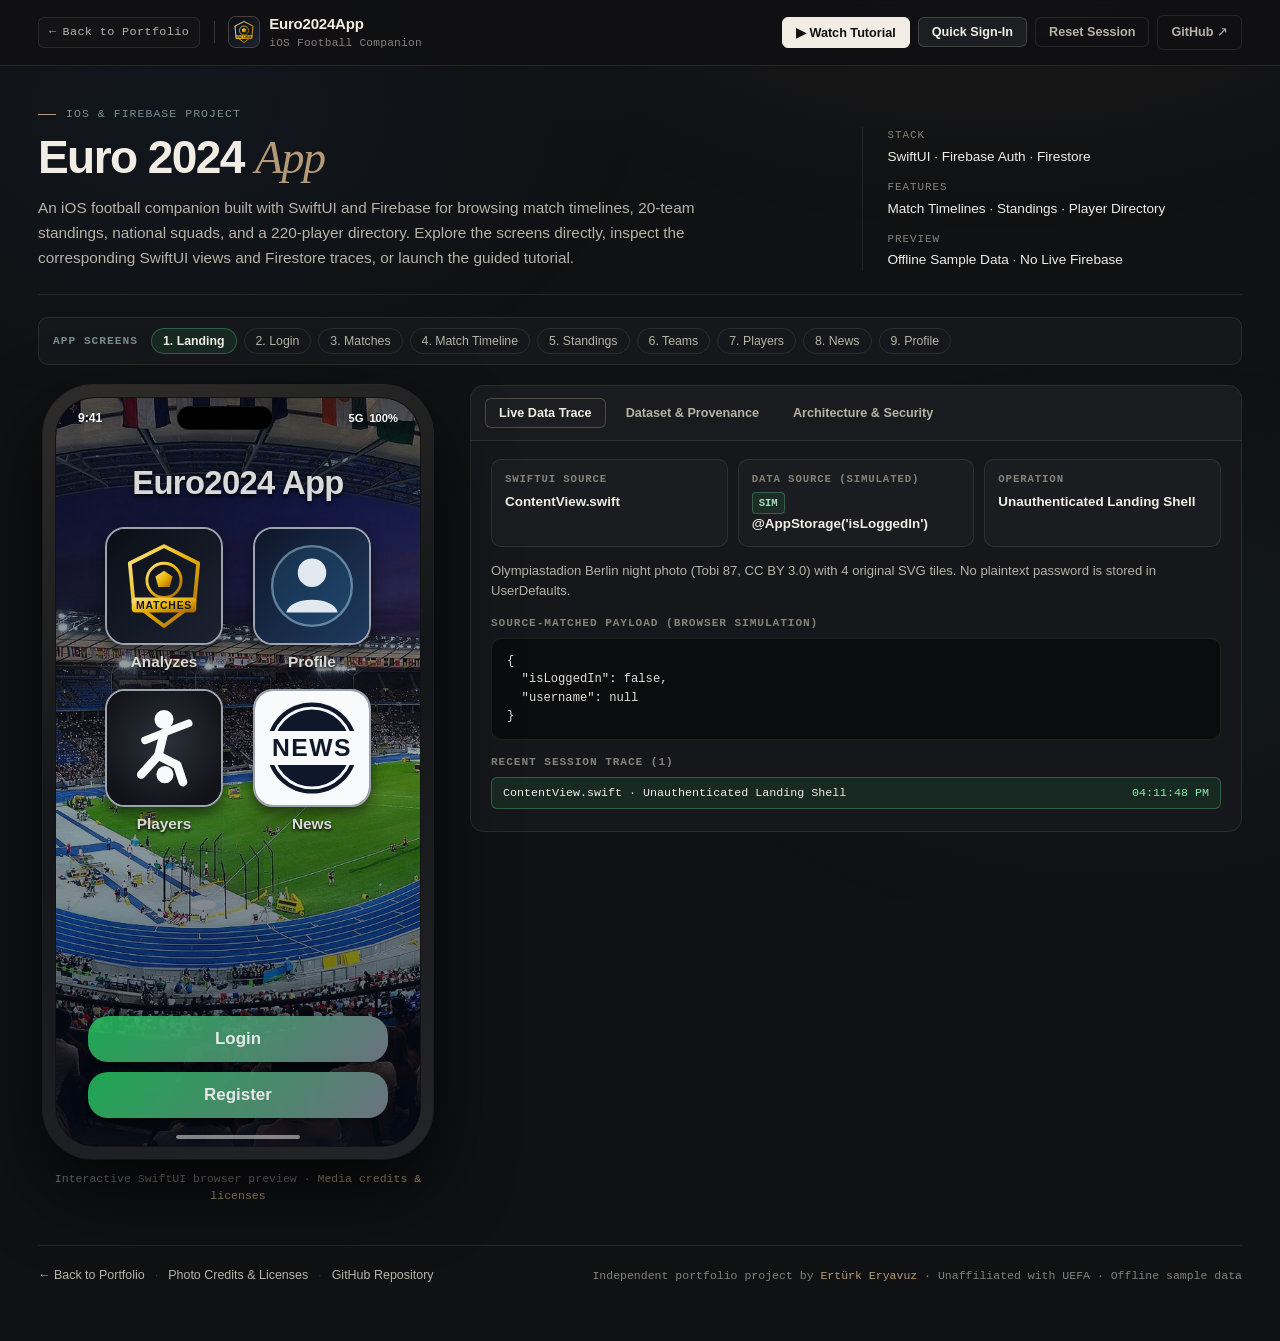
<file: docs/index.html>
<!DOCTYPE html>
<html lang="en">
<head>
  <meta charset="UTF-8" />
  <meta name="viewport" content="width=device-width, initial-scale=1.0" />
  <title>Euro2024App — SwiftUI iOS &amp; Firebase Football Companion</title>
  <meta name="description" content="Euro2024App is a SwiftUI iOS and Firebase football companion for exploring match timelines, 20-team standings, national squads, and a 220-player directory, presented as an interactive browser preview." />
  <meta name="theme-color" content="#101113" />
  <link rel="stylesheet" href="styles.css" />
</head>
<body>
  <header class="topbar">
    <div class="topbar-inner">
      <div class="topbar-left">
        <a class="portfolio-back" href="https://erturkeryavuz.netlify.app/" target="_blank" rel="noopener noreferrer">
          <span aria-hidden="true">←</span>
          <span>Back to Portfolio</span>
        </a>
        <span class="topbar-divider" aria-hidden="true"></span>
        <div class="brand">
          <img src="assets/icons/analyzes.svg" width="30" height="30" alt="" aria-hidden="true" class="brand-emblem" />
          <div>
            <div class="brand-title">Euro2024App</div>
            <div class="brand-sub">iOS Football Companion</div>
          </div>
        </div>
      </div>

      <div class="topbar-actions">
        <button id="btnWatchTutorial" class="btn btn-tutorial" type="button" aria-controls="tutorialDock" aria-expanded="false">
          ▶ Watch Tutorial
        </button>
        <button id="btnToggleAuth" class="btn" type="button">
          Quick Sign-In
        </button>
        <button id="btnResetDemo" class="btn btn-ghost" type="button">
          Reset Session
        </button>
        <a class="btn btn-ghost" href="https://github.com/erturkeryavuz/euro2024app-demo" target="_blank" rel="noopener noreferrer">
          GitHub ↗
        </a>
      </div>
    </div>
  </header>

  <main class="page">
    <section class="hero-strip" aria-labelledby="heroHeading">
      <div class="hero-grid">
        <div class="hero-copy">
          <p class="hero-kicker">iOS &amp; Firebase Project</p>
          <h1 id="heroHeading" class="hero-title">Euro 2024 <em>App</em></h1>
          <p class="hero-desc">
            An iOS football companion built with SwiftUI and Firebase for browsing match timelines, 20-team standings, national squads, and a 220-player directory. Explore the screens directly, inspect the corresponding SwiftUI views and Firestore traces, or launch the guided tutorial.
          </p>
        </div>

        <aside class="hero-meta" aria-label="Project summary">
          <div class="hero-meta-item">
            <span class="hero-meta-label">Stack</span>
            <span class="hero-meta-value">SwiftUI · Firebase Auth · Firestore</span>
          </div>
          <div class="hero-meta-item">
            <span class="hero-meta-label">Features</span>
            <span class="hero-meta-value">Match Timelines · Standings · Player Directory</span>
          </div>
          <div class="hero-meta-item">
            <span class="hero-meta-label">Preview</span>
            <span class="hero-meta-value">Offline Sample Data · No Live Firebase</span>
          </div>
        </aside>
      </div>
    </section>

    <nav class="tour-bar" aria-label="App screen shortcuts">
      <span class="tour-label">App Screens</span>
      <button class="tour-pill active" type="button" data-tour="landing">1. Landing</button>
      <button class="tour-pill" type="button" data-tour="login">2. Login</button>
      <button class="tour-pill" type="button" data-tour="matches">3. Matches</button>
      <button class="tour-pill" type="button" data-tour="match-detail">4. Match Timeline</button>
      <button class="tour-pill" type="button" data-tour="standings">5. Standings</button>
      <button class="tour-pill" type="button" data-tour="teams">6. Teams</button>
      <button class="tour-pill" type="button" data-tour="players">7. Players</button>
      <button class="tour-pill" type="button" data-tour="news">8. News</button>
      <button class="tour-pill" type="button" data-tour="profile">9. Profile</button>
    </nav>

    <section id="tutorialDock" class="tutorial-dock" aria-label="Guided tutorial controls" hidden>
      <div class="tutorial-dock-top">
        <div class="tutorial-meta">
          <span id="tutorialStepBadge" class="tutorial-step-badge">Stage 1 / 9</span>
          <span id="tutorialStateBadge" class="tutorial-state-badge">Playing</span>
          <h2 id="tutorialStageTitle" class="tutorial-stage-title">Home &amp; Stadium Shell</h2>
        </div>
        <div class="tutorial-controls" role="group" aria-label="Tutorial playback controls">
          <button id="btnTutPrev" class="btn btn-ghost tutorial-btn" type="button">← Previous</button>
          <button id="btnTutPlayPause" class="btn btn-tutorial tutorial-btn" type="button" aria-pressed="true">Pause</button>
          <button id="btnTutNext" class="btn btn-ghost tutorial-btn" type="button">Next →</button>
          <button id="btnTutRestart" class="btn btn-ghost tutorial-btn" type="button">Restart</button>
          <button id="btnTutExit" class="btn tutorial-btn" type="button">Exit / Explore Manually</button>
        </div>
      </div>
      <div class="tutorial-progress-track" role="progressbar" id="tutorialProgress" aria-label="Tutorial progress" aria-valuemin="1" aria-valuemax="9" aria-valuenow="1">
        <div id="tutorialProgressFill" class="tutorial-progress-fill" style="width: 11%;"></div>
      </div>
      <p id="tutorialNarration" class="tutorial-narration" aria-live="polite"></p>
    </section>

    <div class="workspace-grid">
      <!-- Left: Faithful iOS SwiftUI Phone Frame -->
      <section class="phone-stage" aria-label="Interactive iOS SwiftUI application presentation">
        <div class="phone-scale-box">
          <div class="phone-bezel">
            <div class="phone-screen">
              <div id="iosStatusbar" class="ios-statusbar" aria-hidden="true">
                <span>9:41</span>
                <div class="dynamic-island"></div>
                <div class="ios-icons">
                  <span>5G</span>
                  <span>100%</span>
                </div>
              </div>

              <div id="phoneBody" class="phone-app-body" tabindex="0" aria-live="polite"></div>

              <div id="homeIndicator" class="home-indicator" aria-hidden="true"></div>
            </div>
          </div>
        </div>
        <p class="phone-caption">
          Interactive SwiftUI browser preview · <a href="notices.html">Media credits &amp; licenses</a>
        </p>
      </section>

      <!-- Right: Engineering & Firebase Inspector -->
      <section class="inspector-shell" aria-label="Technical Firebase and architecture inspector">
        <div class="inspector-tabs" role="tablist" aria-label="Inspector sections">
          <button id="tabTrace" class="inspector-tab" role="tab" type="button" aria-selected="true" aria-controls="panelTrace" data-inspector="trace">
            Live Data Trace
          </button>
          <button id="tabData" class="inspector-tab" role="tab" type="button" aria-selected="false" aria-controls="panelData" data-inspector="data">
            Dataset &amp; Provenance
          </button>
          <button id="tabArch" class="inspector-tab" role="tab" type="button" aria-selected="false" aria-controls="panelArch" data-inspector="arch">
            Architecture &amp; Security
          </button>
        </div>

        <div id="panelTrace" class="inspector-body" role="tabpanel" aria-labelledby="tabTrace"></div>
        <div id="panelData" class="inspector-body" role="tabpanel" aria-labelledby="tabData" hidden></div>
        <div id="panelArch" class="inspector-body" role="tabpanel" aria-labelledby="tabArch" hidden></div>
      </section>
    </div>

    <div id="srAnnouncer" class="sr-only" aria-live="assertive"></div>

    <footer class="footer">
      <div class="footer-links">
        <a href="https://erturkeryavuz.netlify.app/" target="_blank" rel="noopener noreferrer">← Back to Portfolio</a>
        <span class="footer-sep" aria-hidden="true">·</span>
        <a href="notices.html">Photo Credits &amp; Licenses</a>
        <span class="footer-sep" aria-hidden="true">·</span>
        <a href="https://github.com/erturkeryavuz/euro2024app-demo" target="_blank" rel="noopener noreferrer">GitHub Repository</a>
      </div>
      <div class="footer-meta">
        <span>Independent portfolio project by <a href="https://github.com/erturkeryavuz" target="_blank" rel="noopener noreferrer">Ertürk Eryavuz</a> · Unaffiliated with UEFA · Offline sample data</span>
      </div>
    </footer>
  </main>

  <script type="module" src="app.js"></script>
</body>
</html>
</file>
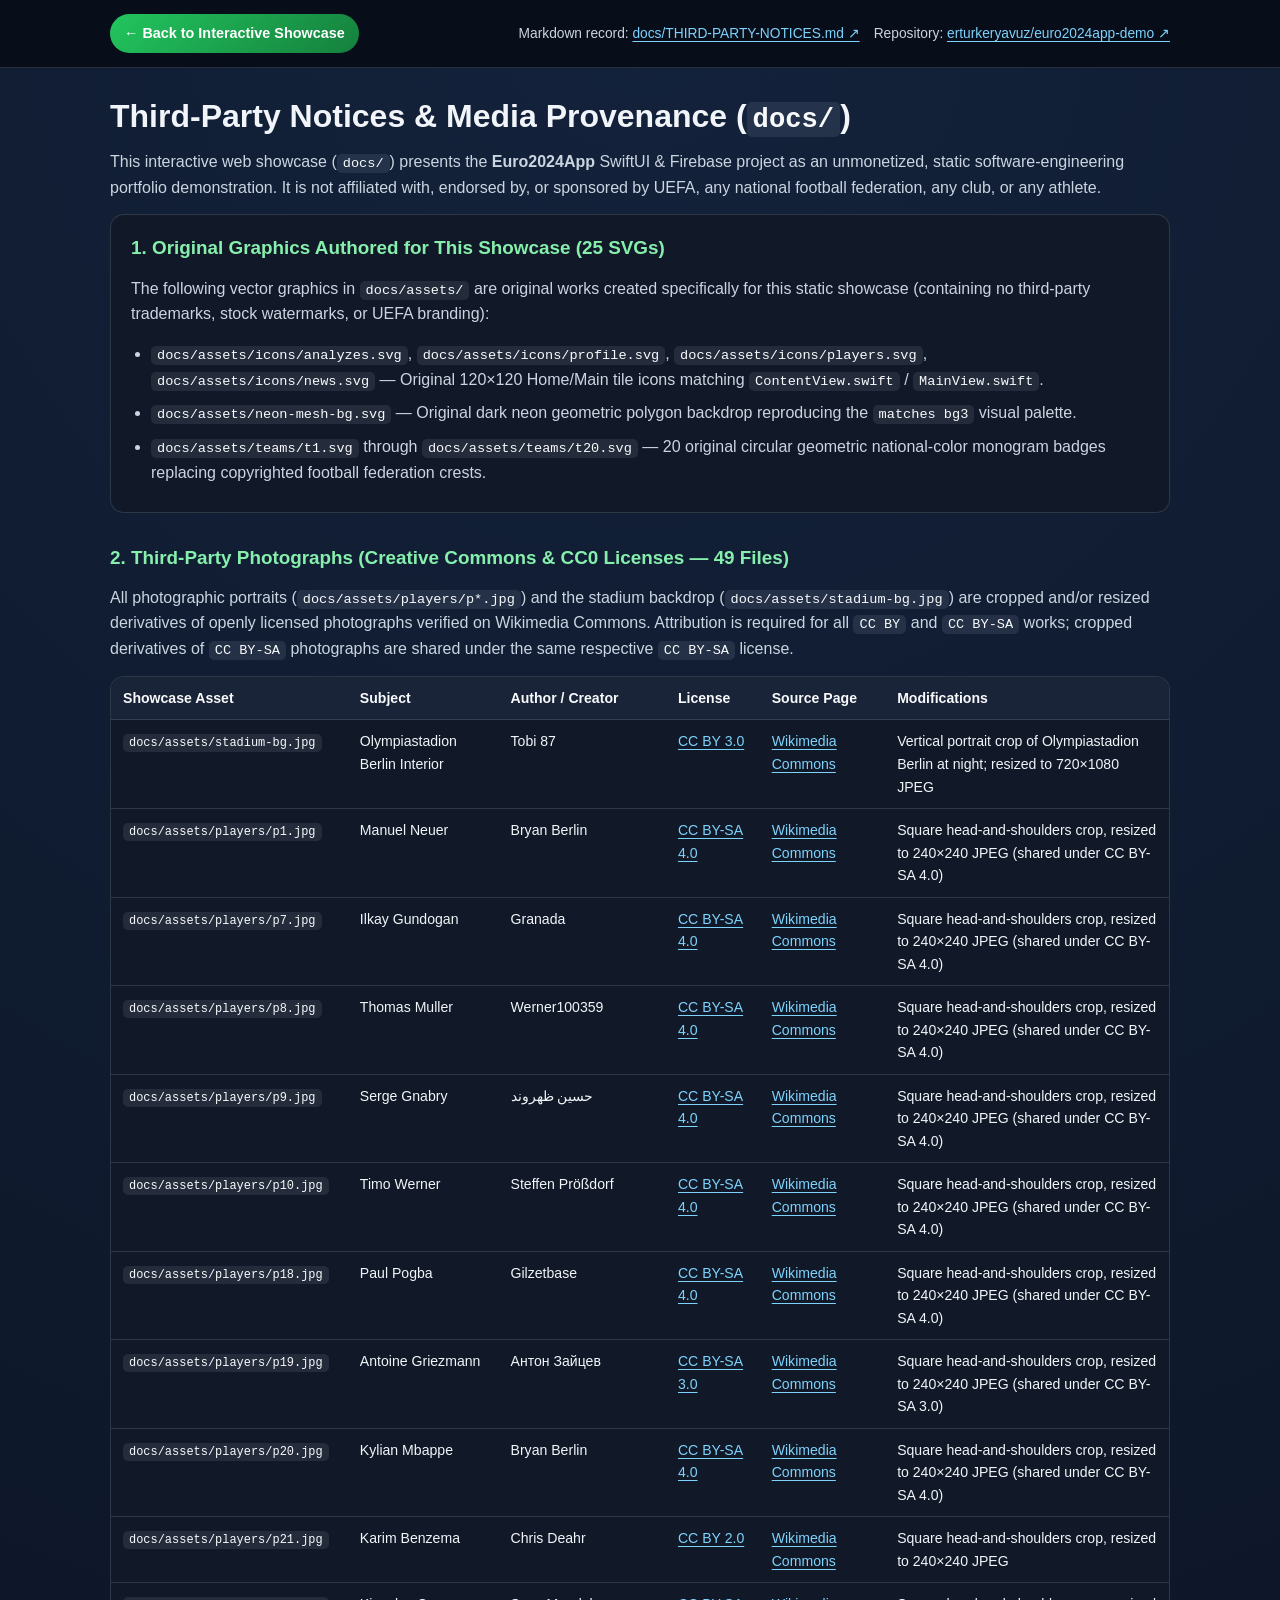
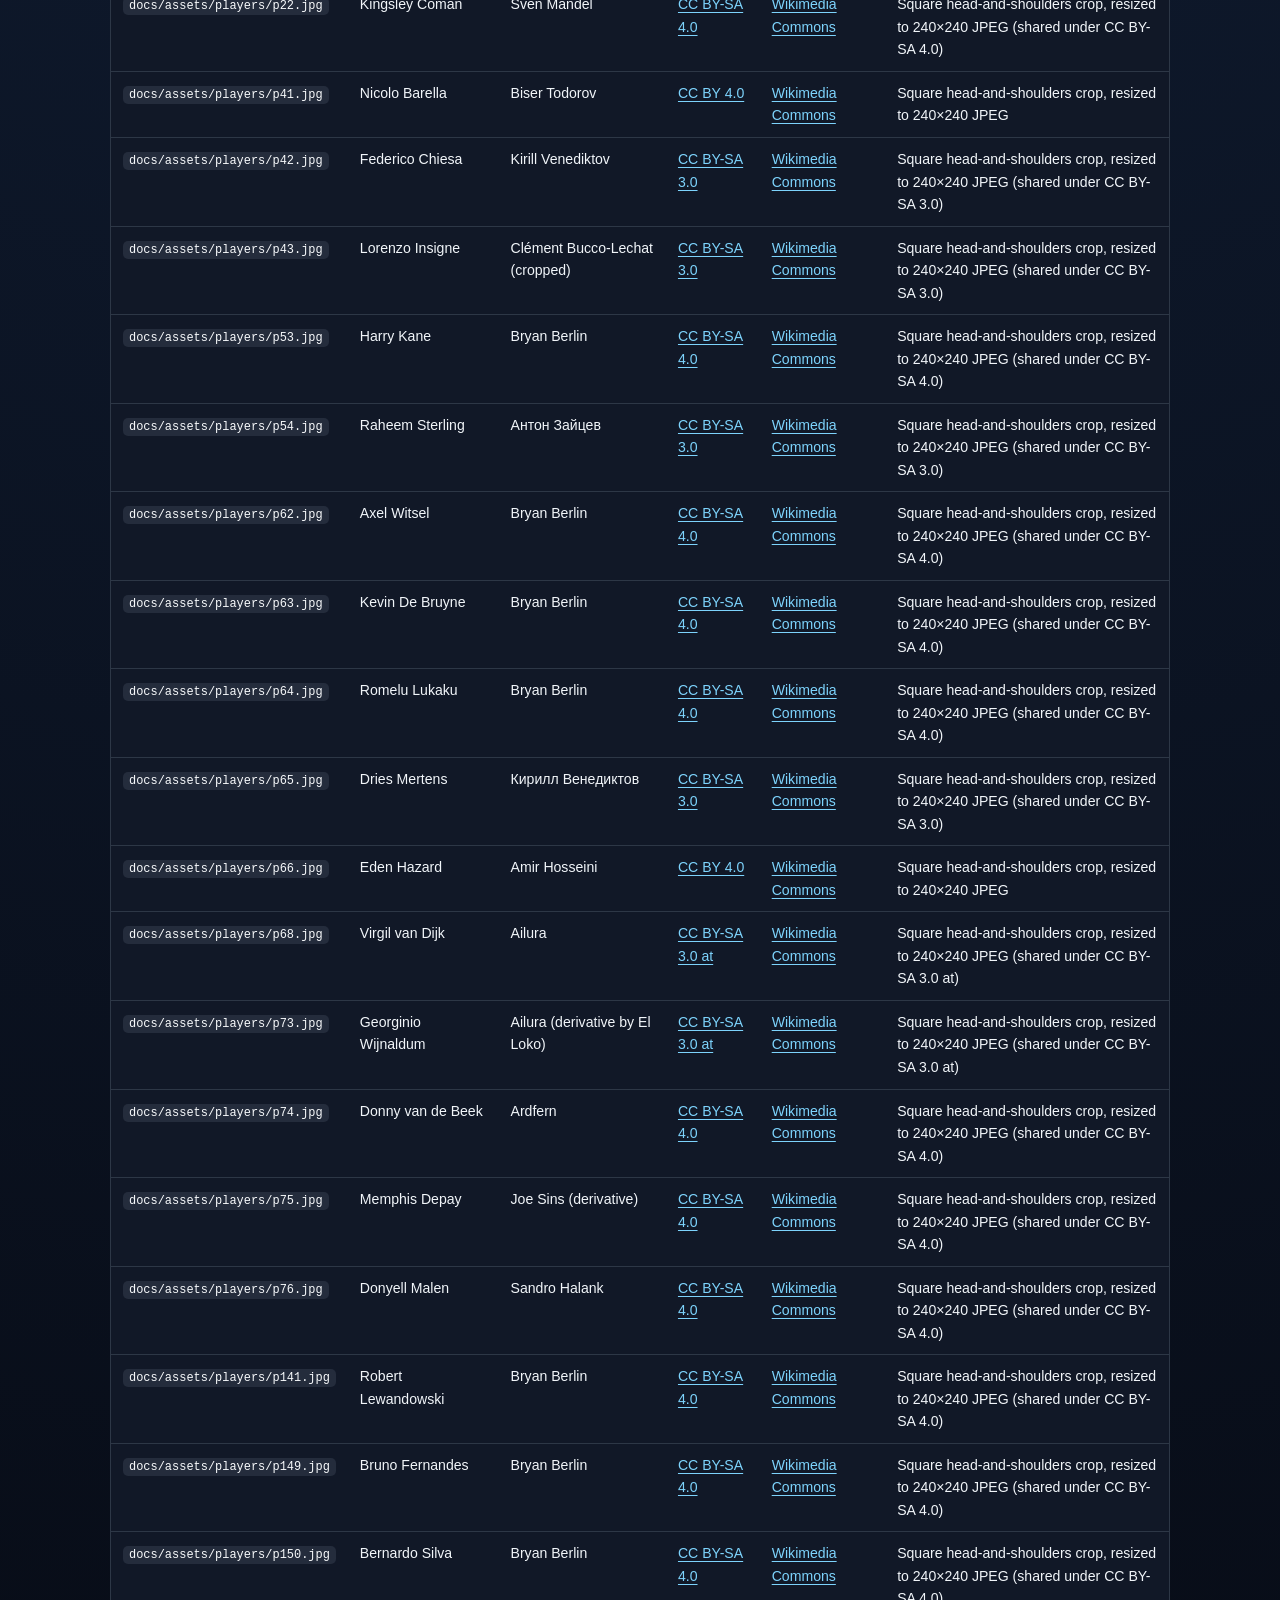
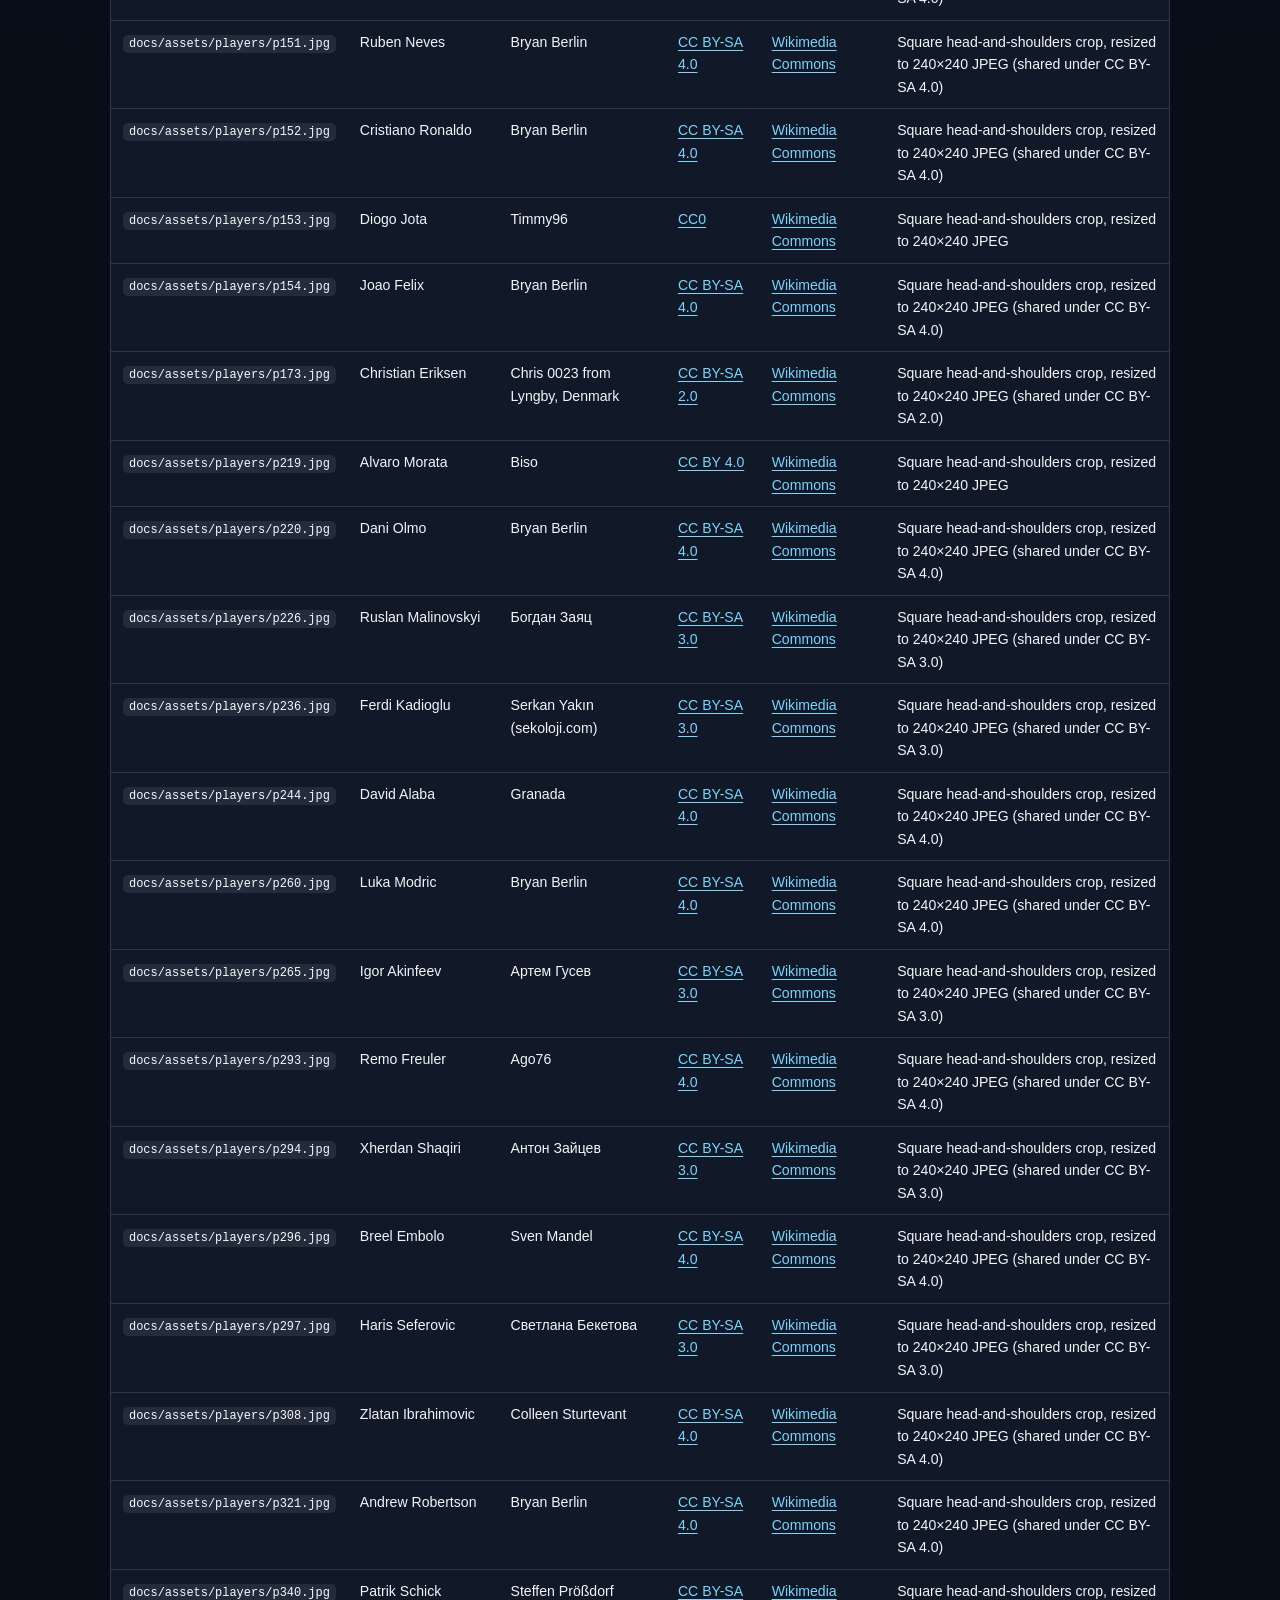
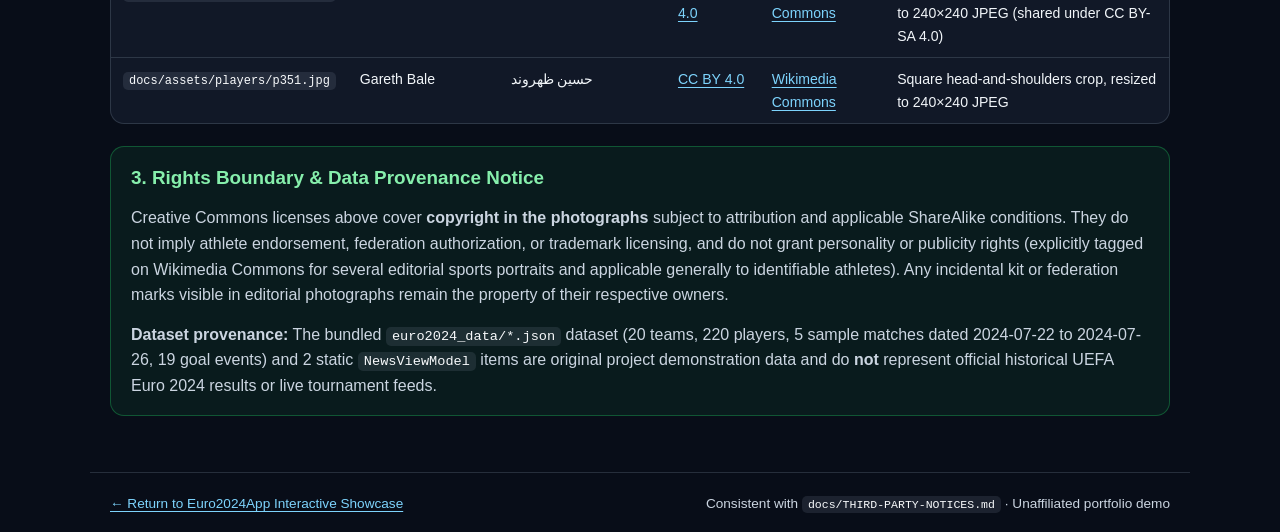
<file: docs/notices.html>
<!DOCTYPE html>
<html lang="en">
<head>
  <meta charset="UTF-8" />
  <meta name="viewport" content="width=device-width, initial-scale=1.0" />
  <title>Third-Party Notices &amp; Media Provenance — Euro2024App Showcase</title>
  <meta name="description" content="Creative Commons photograph credits, licenses, modification disclosures, original SVG records, and rights boundary notice for the Euro2024App static web showcase." />
  <style>
    :root {
      color-scheme: dark;
      --bg: #080d18;
      --surface: #111827;
      --surface-alt: #1a2438;
      --border: rgba(148, 163, 184, 0.22);
      --text: #f1f5f9;
      --muted: #cbd5e1;
      --accent: #22c55e;
      --link: #7dd3fc;
      --link-hover: #bae6fd;
    }
    * { box-sizing: border-box; }
    body {
      margin: 0;
      font-family: -apple-system, BlinkMacSystemFont, "Segoe UI", Roboto, Helvetica, Arial, sans-serif;
      background: radial-gradient(circle at top, #13223b 0%, var(--bg) 62%);
      color: var(--text);
      line-height: 1.6;
      min-height: 100vh;
    }
    a { color: var(--link); text-underline-offset: 3px; }
    a:hover { color: var(--link-hover); }
    a:focus-visible { outline: 2px solid var(--accent); outline-offset: 2px; border-radius: 4px; }
    .topbar {
      border-bottom: 1px solid var(--border);
      background: rgba(8, 13, 24, 0.92);
      backdrop-filter: blur(10px);
      position: sticky;
      top: 0;
      z-index: 10;
    }
    .topbar-inner {
      max-width: 1100px;
      margin: 0 auto;
      padding: 14px 20px;
      display: flex;
      flex-wrap: wrap;
      align-items: center;
      justify-content: space-between;
      gap: 12px;
    }
    .back-link {
      display: inline-flex;
      align-items: center;
      gap: 6px;
      padding: 8px 14px;
      border-radius: 999px;
      background: linear-gradient(135deg, #22c55e, #15803d);
      color: #ffffff;
      text-decoration: none;
      font-weight: 600;
      font-size: 0.9rem;
    }
    .back-link:hover { color: #ffffff; filter: brightness(1.08); }
    .top-meta { display: flex; flex-wrap: wrap; gap: 14px; font-size: 0.86rem; color: var(--muted); }
    main { max-width: 1100px; margin: 0 auto; padding: 28px 20px 56px; }
    h1 { margin: 0 0 12px; font-size: clamp(1.5rem, 2.8vw, 2rem); line-height: 1.25; }
    h2 { margin: 30px 0 12px; font-size: 1.18rem; color: #86efac; }
    p { margin: 0 0 14px; color: var(--muted); }
    code {
      font-family: ui-monospace, SFMono-Regular, Menlo, Monaco, Consolas, monospace;
      font-size: 0.85em;
      background: rgba(148, 163, 184, 0.14);
      padding: 2px 6px;
      border-radius: 5px;
      color: #f8fafc;
    }
    .card {
      background: var(--surface);
      border: 1px solid var(--border);
      border-radius: 14px;
      padding: 18px 20px;
      margin-bottom: 18px;
    }
    ul { margin: 8px 0 0; padding-left: 20px; color: var(--muted); }
    li { margin-bottom: 8px; }
    .table-wrap {
      overflow-x: auto;
      border: 1px solid var(--border);
      border-radius: 14px;
      background: var(--surface);
    }
    table { width: 100%; border-collapse: collapse; min-width: 780px; font-size: 0.88rem; }
    th, td { text-align: left; padding: 10px 12px; border-bottom: 1px solid var(--border); vertical-align: top; }
    th { background: var(--surface-alt); color: #f8fafc; font-weight: 600; white-space: nowrap; }
    tbody tr:last-child td { border-bottom: none; }
    .notice-box {
      background: rgba(34, 197, 94, 0.08);
      border: 1px solid rgba(34, 197, 94, 0.35);
      border-radius: 14px;
      padding: 16px 20px;
      margin-top: 22px;
    }
    footer {
      max-width: 1100px;
      margin: 0 auto;
      padding: 20px;
      border-top: 1px solid var(--border);
      display: flex;
      flex-wrap: wrap;
      justify-content: space-between;
      gap: 10px;
      font-size: 0.85rem;
      color: var(--muted);
    }
  </style>
</head>
<body>
  <header class="topbar">
    <div class="topbar-inner">
      <a class="back-link" href="index.html">← Back to Interactive Showcase</a>
      <div class="top-meta">
        <span>Markdown record: <a href="https://github.com/erturkeryavuz/euro2024app-demo/blob/main/docs/THIRD-PARTY-NOTICES.md" target="_blank" rel="noopener noreferrer">docs/THIRD-PARTY-NOTICES.md ↗</a></span>
        <span>Repository: <a href="https://github.com/erturkeryavuz/euro2024app-demo" target="_blank" rel="noopener noreferrer">erturkeryavuz/euro2024app-demo ↗</a></span>
      </div>
    </div>
  </header>

  <main>
    <h1>Third-Party Notices &amp; Media Provenance (<code>docs/</code>)</h1>
    <p>
      This interactive web showcase (<code>docs/</code>) presents the <strong>Euro2024App</strong> SwiftUI &amp; Firebase project as an unmonetized, static software-engineering portfolio demonstration. It is not affiliated with, endorsed by, or sponsored by UEFA, any national football federation, any club, or any athlete.
    </p>

    <section class="card" aria-labelledby="original-graphics">
      <h2 id="original-graphics" style="margin-top:0">1. Original Graphics Authored for This Showcase (25 SVGs)</h2>
      <p>The following vector graphics in <code>docs/assets/</code> are original works created specifically for this static showcase (containing no third-party trademarks, stock watermarks, or UEFA branding):</p>
      <ul>
        <li><code>docs/assets/icons/analyzes.svg</code>, <code>docs/assets/icons/profile.svg</code>, <code>docs/assets/icons/players.svg</code>, <code>docs/assets/icons/news.svg</code> — Original 120×120 Home/Main tile icons matching <code>ContentView.swift</code> / <code>MainView.swift</code>.</li>
        <li><code>docs/assets/neon-mesh-bg.svg</code> — Original dark neon geometric polygon backdrop reproducing the <code>matches bg3</code> visual palette.</li>
        <li><code>docs/assets/teams/t1.svg</code> through <code>docs/assets/teams/t20.svg</code> — 20 original circular geometric national-color monogram badges replacing copyrighted football federation crests.</li>
      </ul>
    </section>

    <section aria-labelledby="third-party-photos">
      <h2 id="third-party-photos">2. Third-Party Photographs (Creative Commons &amp; CC0 Licenses — 49 Files)</h2>
      <p>
        All photographic portraits (<code>docs/assets/players/p*.jpg</code>) and the stadium backdrop (<code>docs/assets/stadium-bg.jpg</code>) are cropped and/or resized derivatives of openly licensed photographs verified on Wikimedia Commons. Attribution is required for all <code>CC BY</code> and <code>CC BY-SA</code> works; cropped derivatives of <code>CC BY-SA</code> photographs are shared under the same respective <code>CC BY-SA</code> license.
      </p>

      <div class="table-wrap">
        <table>
          <thead>
            <tr>
              <th scope="col">Showcase Asset</th>
              <th scope="col">Subject</th>
              <th scope="col">Author / Creator</th>
              <th scope="col">License</th>
              <th scope="col">Source Page</th>
              <th scope="col">Modifications</th>
            </tr>
          </thead>
          <tbody>
            <tr>
              <td><code>docs/assets/stadium-bg.jpg</code></td>
              <td>Olympiastadion Berlin Interior</td>
              <td>Tobi 87</td>
              <td><a href="https://creativecommons.org/licenses/by/3.0" target="_blank" rel="noopener noreferrer">CC BY 3.0</a></td>
              <td><a href="https://commons.wikimedia.org/wiki/File:Berliner_Olympiastadion_night.jpg" target="_blank" rel="noopener noreferrer">Wikimedia Commons</a></td>
              <td>Vertical portrait crop of Olympiastadion Berlin at night; resized to 720×1080 JPEG</td>
            </tr>
            <tr>
              <td><code>docs/assets/players/p1.jpg</code></td>
              <td>Manuel Neuer</td>
              <td>Bryan Berlin</td>
              <td><a href="https://creativecommons.org/licenses/by-sa/4.0" target="_blank" rel="noopener noreferrer">CC BY-SA 4.0</a></td>
              <td><a href="https://commons.wikimedia.org/wiki/File:Manuel_Neuer_Ecuador_v_Germany_25_June_2026-148.jpg" target="_blank" rel="noopener noreferrer">Wikimedia Commons</a></td>
              <td>Square head-and-shoulders crop, resized to 240×240 JPEG (shared under CC BY-SA 4.0)</td>
            </tr>
            <tr>
              <td><code>docs/assets/players/p7.jpg</code></td>
              <td>Ilkay Gundogan</td>
              <td>Granada</td>
              <td><a href="https://creativecommons.org/licenses/by-sa/4.0" target="_blank" rel="noopener noreferrer">CC BY-SA 4.0</a></td>
              <td><a href="https://commons.wikimedia.org/wiki/File:20180602_FIFA_Friendly_Match_Austria_vs._Germany_%C4%B0lkay_G%C3%BCndo%C4%9Fan_850_0728.jpg" target="_blank" rel="noopener noreferrer">Wikimedia Commons</a></td>
              <td>Square head-and-shoulders crop, resized to 240×240 JPEG (shared under CC BY-SA 4.0)</td>
            </tr>
            <tr>
              <td><code>docs/assets/players/p8.jpg</code></td>
              <td>Thomas Muller</td>
              <td>Werner100359</td>
              <td><a href="https://creativecommons.org/licenses/by-sa/4.0" target="_blank" rel="noopener noreferrer">CC BY-SA 4.0</a></td>
              <td><a href="https://commons.wikimedia.org/wiki/File:FC_Red_Bull_Salzburg_gegen_Bayern_M%C3%BCnchen_(2025-01-06_Testspiel)_19.jpg" target="_blank" rel="noopener noreferrer">Wikimedia Commons</a></td>
              <td>Square head-and-shoulders crop, resized to 240×240 JPEG (shared under CC BY-SA 4.0)</td>
            </tr>
            <tr>
              <td><code>docs/assets/players/p9.jpg</code></td>
              <td>Serge Gnabry</td>
              <td>حسین ظهروند</td>
              <td><a href="https://creativecommons.org/licenses/by-sa/4.0" target="_blank" rel="noopener noreferrer">CC BY-SA 4.0</a></td>
              <td><a href="https://commons.wikimedia.org/wiki/File:Serge_Gnabry_WC2022.jpg" target="_blank" rel="noopener noreferrer">Wikimedia Commons</a></td>
              <td>Square head-and-shoulders crop, resized to 240×240 JPEG (shared under CC BY-SA 4.0)</td>
            </tr>
            <tr>
              <td><code>docs/assets/players/p10.jpg</code></td>
              <td>Timo Werner</td>
              <td>Steffen Prößdorf</td>
              <td><a href="https://creativecommons.org/licenses/by-sa/4.0" target="_blank" rel="noopener noreferrer">CC BY-SA 4.0</a></td>
              <td><a href="https://commons.wikimedia.org/wiki/File:2020-03-10_Fu%C3%9Fball,_M%C3%A4nner,_UEFA_Champions_League_Achtelfinale,_RB_Leipzig_-_Tottenham_Hotspur_1DX_3684_by_Stepro.jpg" target="_blank" rel="noopener noreferrer">Wikimedia Commons</a></td>
              <td>Square head-and-shoulders crop, resized to 240×240 JPEG (shared under CC BY-SA 4.0)</td>
            </tr>
            <tr>
              <td><code>docs/assets/players/p18.jpg</code></td>
              <td>Paul Pogba</td>
              <td>Gilzetbase</td>
              <td><a href="https://creativecommons.org/licenses/by-sa/4.0" target="_blank" rel="noopener noreferrer">CC BY-SA 4.0</a></td>
              <td><a href="https://commons.wikimedia.org/wiki/File:Paul_Pogba_Cannes_2025.jpg" target="_blank" rel="noopener noreferrer">Wikimedia Commons</a></td>
              <td>Square head-and-shoulders crop, resized to 240×240 JPEG (shared under CC BY-SA 4.0)</td>
            </tr>
            <tr>
              <td><code>docs/assets/players/p19.jpg</code></td>
              <td>Antoine Griezmann</td>
              <td>Антон Зайцев</td>
              <td><a href="https://creativecommons.org/licenses/by-sa/3.0" target="_blank" rel="noopener noreferrer">CC BY-SA 3.0</a></td>
              <td><a href="https://commons.wikimedia.org/wiki/File:FRA-ARG_(10)_(cropped).jpg" target="_blank" rel="noopener noreferrer">Wikimedia Commons</a></td>
              <td>Square head-and-shoulders crop, resized to 240×240 JPEG (shared under CC BY-SA 3.0)</td>
            </tr>
            <tr>
              <td><code>docs/assets/players/p20.jpg</code></td>
              <td>Kylian Mbappe</td>
              <td>Bryan Berlin</td>
              <td><a href="https://creativecommons.org/licenses/by-sa/4.0" target="_blank" rel="noopener noreferrer">CC BY-SA 4.0</a></td>
              <td><a href="https://commons.wikimedia.org/wiki/File:Kylian_Mbappe_France_v_Senegal_16_June_2026-391_(cropped).jpg" target="_blank" rel="noopener noreferrer">Wikimedia Commons</a></td>
              <td>Square head-and-shoulders crop, resized to 240×240 JPEG (shared under CC BY-SA 4.0)</td>
            </tr>
            <tr>
              <td><code>docs/assets/players/p21.jpg</code></td>
              <td>Karim Benzema</td>
              <td>Chris Deahr</td>
              <td><a href="https://creativecommons.org/licenses/by/2.0" target="_blank" rel="noopener noreferrer">CC BY 2.0</a></td>
              <td><a href="https://commons.wikimedia.org/wiki/File:Karim_Benzema_vs._FC_Schalke_04_(16647992937).jpg" target="_blank" rel="noopener noreferrer">Wikimedia Commons</a></td>
              <td>Square head-and-shoulders crop, resized to 240×240 JPEG</td>
            </tr>
            <tr>
              <td><code>docs/assets/players/p22.jpg</code></td>
              <td>Kingsley Coman</td>
              <td>Sven Mandel</td>
              <td><a href="https://creativecommons.org/licenses/by-sa/4.0" target="_blank" rel="noopener noreferrer">CC BY-SA 4.0</a></td>
              <td><a href="https://commons.wikimedia.org/wiki/File:Kingsley_Coman_(2019)_(cropped).jpg" target="_blank" rel="noopener noreferrer">Wikimedia Commons</a></td>
              <td>Square head-and-shoulders crop, resized to 240×240 JPEG (shared under CC BY-SA 4.0)</td>
            </tr>
            <tr>
              <td><code>docs/assets/players/p41.jpg</code></td>
              <td>Nicolo Barella</td>
              <td>Biser Todorov</td>
              <td><a href="https://creativecommons.org/licenses/by/4.0" target="_blank" rel="noopener noreferrer">CC BY 4.0</a></td>
              <td><a href="https://commons.wikimedia.org/wiki/File:Nicol%C3%B2_Barella_in_2021_(cropped_2).jpg" target="_blank" rel="noopener noreferrer">Wikimedia Commons</a></td>
              <td>Square head-and-shoulders crop, resized to 240×240 JPEG</td>
            </tr>
            <tr>
              <td><code>docs/assets/players/p42.jpg</code></td>
              <td>Federico Chiesa</td>
              <td>Kirill Venediktov</td>
              <td><a href="https://creativecommons.org/licenses/by-sa/3.0" target="_blank" rel="noopener noreferrer">CC BY-SA 3.0</a></td>
              <td><a href="https://commons.wikimedia.org/wiki/File:Federico_Chiesa_vs_Zenit_2021-10-20_(cropped2).jpg" target="_blank" rel="noopener noreferrer">Wikimedia Commons</a></td>
              <td>Square head-and-shoulders crop, resized to 240×240 JPEG (shared under CC BY-SA 3.0)</td>
            </tr>
            <tr>
              <td><code>docs/assets/players/p43.jpg</code></td>
              <td>Lorenzo Insigne</td>
              <td>Clément Bucco-Lechat (cropped)</td>
              <td><a href="https://creativecommons.org/licenses/by-sa/3.0" target="_blank" rel="noopener noreferrer">CC BY-SA 3.0</a></td>
              <td><a href="https://commons.wikimedia.org/wiki/File:Bar%C3%A7a_-_Napoli_-_20140806_-_13_(cropped).jpg" target="_blank" rel="noopener noreferrer">Wikimedia Commons</a></td>
              <td>Square head-and-shoulders crop, resized to 240×240 JPEG (shared under CC BY-SA 3.0)</td>
            </tr>
            <tr>
              <td><code>docs/assets/players/p53.jpg</code></td>
              <td>Harry Kane</td>
              <td>Bryan Berlin</td>
              <td><a href="https://creativecommons.org/licenses/by-sa/4.0" target="_blank" rel="noopener noreferrer">CC BY-SA 4.0</a></td>
              <td><a href="https://commons.wikimedia.org/wiki/File:Harry_Kane_England_v_Ghana_23_June_2026-024_(cropped).jpg" target="_blank" rel="noopener noreferrer">Wikimedia Commons</a></td>
              <td>Square head-and-shoulders crop, resized to 240×240 JPEG (shared under CC BY-SA 4.0)</td>
            </tr>
            <tr>
              <td><code>docs/assets/players/p54.jpg</code></td>
              <td>Raheem Sterling</td>
              <td>Антон Зайцев</td>
              <td><a href="https://creativecommons.org/licenses/by-sa/3.0" target="_blank" rel="noopener noreferrer">CC BY-SA 3.0</a></td>
              <td><a href="https://commons.wikimedia.org/wiki/File:Raheem_Sterling_2018.jpg" target="_blank" rel="noopener noreferrer">Wikimedia Commons</a></td>
              <td>Square head-and-shoulders crop, resized to 240×240 JPEG (shared under CC BY-SA 3.0)</td>
            </tr>
            <tr>
              <td><code>docs/assets/players/p62.jpg</code></td>
              <td>Axel Witsel</td>
              <td>Bryan Berlin</td>
              <td><a href="https://creativecommons.org/licenses/by-sa/4.0" target="_blank" rel="noopener noreferrer">CC BY-SA 4.0</a></td>
              <td><a href="https://commons.wikimedia.org/wiki/File:Axel_Witsel_USMNT_v_Belgium_Mar_28_2026-34_(cropped).jpg" target="_blank" rel="noopener noreferrer">Wikimedia Commons</a></td>
              <td>Square head-and-shoulders crop, resized to 240×240 JPEG (shared under CC BY-SA 4.0)</td>
            </tr>
            <tr>
              <td><code>docs/assets/players/p63.jpg</code></td>
              <td>Kevin De Bruyne</td>
              <td>Bryan Berlin</td>
              <td><a href="https://creativecommons.org/licenses/by-sa/4.0" target="_blank" rel="noopener noreferrer">CC BY-SA 4.0</a></td>
              <td><a href="https://commons.wikimedia.org/wiki/File:Kevin_De_Bruyne_USMNT_v_Belgium_Mar_28_2026-64_(cropped).jpg" target="_blank" rel="noopener noreferrer">Wikimedia Commons</a></td>
              <td>Square head-and-shoulders crop, resized to 240×240 JPEG (shared under CC BY-SA 4.0)</td>
            </tr>
            <tr>
              <td><code>docs/assets/players/p64.jpg</code></td>
              <td>Romelu Lukaku</td>
              <td>Bryan Berlin</td>
              <td><a href="https://creativecommons.org/licenses/by-sa/4.0" target="_blank" rel="noopener noreferrer">CC BY-SA 4.0</a></td>
              <td><a href="https://commons.wikimedia.org/wiki/File:Romelu_Lukaku_Belgium_v_USA_6_July_2026-038.jpg" target="_blank" rel="noopener noreferrer">Wikimedia Commons</a></td>
              <td>Square head-and-shoulders crop, resized to 240×240 JPEG (shared under CC BY-SA 4.0)</td>
            </tr>
            <tr>
              <td><code>docs/assets/players/p65.jpg</code></td>
              <td>Dries Mertens</td>
              <td>Кирилл Венедиктов</td>
              <td><a href="https://creativecommons.org/licenses/by-sa/3.0" target="_blank" rel="noopener noreferrer">CC BY-SA 3.0</a></td>
              <td><a href="https://commons.wikimedia.org/wiki/File:Mertens_2018_(cropped).jpg" target="_blank" rel="noopener noreferrer">Wikimedia Commons</a></td>
              <td>Square head-and-shoulders crop, resized to 240×240 JPEG (shared under CC BY-SA 3.0)</td>
            </tr>
            <tr>
              <td><code>docs/assets/players/p66.jpg</code></td>
              <td>Eden Hazard</td>
              <td>Amir Hosseini</td>
              <td><a href="https://creativecommons.org/licenses/by/4.0" target="_blank" rel="noopener noreferrer">CC BY 4.0</a></td>
              <td><a href="https://commons.wikimedia.org/wiki/File:Eden_Hazard_at_Baku_before_2019_UEFA_Europe_League_Final.jpg" target="_blank" rel="noopener noreferrer">Wikimedia Commons</a></td>
              <td>Square head-and-shoulders crop, resized to 240×240 JPEG</td>
            </tr>
            <tr>
              <td><code>docs/assets/players/p68.jpg</code></td>
              <td>Virgil van Dijk</td>
              <td>Ailura</td>
              <td><a href="https://creativecommons.org/licenses/by-sa/3.0/at/deed.en" target="_blank" rel="noopener noreferrer">CC BY-SA 3.0 at</a></td>
              <td><a href="https://commons.wikimedia.org/wiki/File:20160604_AUT_NED_8876_(cropped).jpg" target="_blank" rel="noopener noreferrer">Wikimedia Commons</a></td>
              <td>Square head-and-shoulders crop, resized to 240×240 JPEG (shared under CC BY-SA 3.0 at)</td>
            </tr>
            <tr>
              <td><code>docs/assets/players/p73.jpg</code></td>
              <td>Georginio Wijnaldum</td>
              <td>Ailura (derivative by El Loko)</td>
              <td><a href="https://creativecommons.org/licenses/by-sa/3.0/at/deed.en" target="_blank" rel="noopener noreferrer">CC BY-SA 3.0 at</a></td>
              <td><a href="https://commons.wikimedia.org/wiki/File:20160604_AUT_NED_8884_(cropped).jpg" target="_blank" rel="noopener noreferrer">Wikimedia Commons</a></td>
              <td>Square head-and-shoulders crop, resized to 240×240 JPEG (shared under CC BY-SA 3.0 at)</td>
            </tr>
            <tr>
              <td><code>docs/assets/players/p74.jpg</code></td>
              <td>Donny van de Beek</td>
              <td>Ardfern</td>
              <td><a href="https://creativecommons.org/licenses/by-sa/4.0" target="_blank" rel="noopener noreferrer">CC BY-SA 4.0</a></td>
              <td><a href="https://commons.wikimedia.org/wiki/File:Donny_van_de_Beek_2021_(cropped).jpg" target="_blank" rel="noopener noreferrer">Wikimedia Commons</a></td>
              <td>Square head-and-shoulders crop, resized to 240×240 JPEG (shared under CC BY-SA 4.0)</td>
            </tr>
            <tr>
              <td><code>docs/assets/players/p75.jpg</code></td>
              <td>Memphis Depay</td>
              <td>Joe Sins (derivative)</td>
              <td><a href="https://creativecommons.org/licenses/by-sa/4.0" target="_blank" rel="noopener noreferrer">CC BY-SA 4.0</a></td>
              <td><a href="https://commons.wikimedia.org/wiki/File:Memphis_Depay_2019.jpg" target="_blank" rel="noopener noreferrer">Wikimedia Commons</a></td>
              <td>Square head-and-shoulders crop, resized to 240×240 JPEG (shared under CC BY-SA 4.0)</td>
            </tr>
            <tr>
              <td><code>docs/assets/players/p76.jpg</code></td>
              <td>Donyell Malen</td>
              <td>Sandro Halank</td>
              <td><a href="https://creativecommons.org/licenses/by-sa/4.0" target="_blank" rel="noopener noreferrer">CC BY-SA 4.0</a></td>
              <td><a href="https://commons.wikimedia.org/wiki/File:DONYELL_MALEN_%E2%80%93_2023.08.12_(02).jpg" target="_blank" rel="noopener noreferrer">Wikimedia Commons</a></td>
              <td>Square head-and-shoulders crop, resized to 240×240 JPEG (shared under CC BY-SA 4.0)</td>
            </tr>
            <tr>
              <td><code>docs/assets/players/p141.jpg</code></td>
              <td>Robert Lewandowski</td>
              <td>Bryan Berlin</td>
              <td><a href="https://creativecommons.org/licenses/by-sa/4.0" target="_blank" rel="noopener noreferrer">CC BY-SA 4.0</a></td>
              <td><a href="https://commons.wikimedia.org/wiki/File:Robert_Lewandowski_NYCFC_v_Chicago_25_July_2026-383.jpg" target="_blank" rel="noopener noreferrer">Wikimedia Commons</a></td>
              <td>Square head-and-shoulders crop, resized to 240×240 JPEG (shared under CC BY-SA 4.0)</td>
            </tr>
            <tr>
              <td><code>docs/assets/players/p149.jpg</code></td>
              <td>Bruno Fernandes</td>
              <td>Bryan Berlin</td>
              <td><a href="https://creativecommons.org/licenses/by-sa/4.0" target="_blank" rel="noopener noreferrer">CC BY-SA 4.0</a></td>
              <td><a href="https://commons.wikimedia.org/wiki/File:Bruno_Fernandes_USMNT_v_Portugal_Mar_31_2026-27_(cropped).jpg" target="_blank" rel="noopener noreferrer">Wikimedia Commons</a></td>
              <td>Square head-and-shoulders crop, resized to 240×240 JPEG (shared under CC BY-SA 4.0)</td>
            </tr>
            <tr>
              <td><code>docs/assets/players/p150.jpg</code></td>
              <td>Bernardo Silva</td>
              <td>Bryan Berlin</td>
              <td><a href="https://creativecommons.org/licenses/by-sa/4.0" target="_blank" rel="noopener noreferrer">CC BY-SA 4.0</a></td>
              <td><a href="https://commons.wikimedia.org/wiki/File:Bernardo_Silva_Croatia_v_Portugal_2_July_2026-238.jpg" target="_blank" rel="noopener noreferrer">Wikimedia Commons</a></td>
              <td>Square head-and-shoulders crop, resized to 240×240 JPEG (shared under CC BY-SA 4.0)</td>
            </tr>
            <tr>
              <td><code>docs/assets/players/p151.jpg</code></td>
              <td>Ruben Neves</td>
              <td>Bryan Berlin</td>
              <td><a href="https://creativecommons.org/licenses/by-sa/4.0" target="_blank" rel="noopener noreferrer">CC BY-SA 4.0</a></td>
              <td><a href="https://commons.wikimedia.org/wiki/File:Ruben_Neves_Croatia_v_Portugal_2_July_2026-005.jpg" target="_blank" rel="noopener noreferrer">Wikimedia Commons</a></td>
              <td>Square head-and-shoulders crop, resized to 240×240 JPEG (shared under CC BY-SA 4.0)</td>
            </tr>
            <tr>
              <td><code>docs/assets/players/p152.jpg</code></td>
              <td>Cristiano Ronaldo</td>
              <td>Bryan Berlin</td>
              <td><a href="https://creativecommons.org/licenses/by-sa/4.0" target="_blank" rel="noopener noreferrer">CC BY-SA 4.0</a></td>
              <td><a href="https://commons.wikimedia.org/wiki/File:Cristiano_Ronaldo_Croatia_v_Portugal_2_July_2026-075_(cropped).jpg" target="_blank" rel="noopener noreferrer">Wikimedia Commons</a></td>
              <td>Square head-and-shoulders crop, resized to 240×240 JPEG (shared under CC BY-SA 4.0)</td>
            </tr>
            <tr>
              <td><code>docs/assets/players/p153.jpg</code></td>
              <td>Diogo Jota</td>
              <td>Timmy96</td>
              <td><a href="https://creativecommons.org/publicdomain/zero/1.0/deed.en" target="_blank" rel="noopener noreferrer">CC0</a></td>
              <td><a href="https://commons.wikimedia.org/wiki/File:Diogo_Jota_2025_Cropped.jpg" target="_blank" rel="noopener noreferrer">Wikimedia Commons</a></td>
              <td>Square head-and-shoulders crop, resized to 240×240 JPEG</td>
            </tr>
            <tr>
              <td><code>docs/assets/players/p154.jpg</code></td>
              <td>Joao Felix</td>
              <td>Bryan Berlin</td>
              <td><a href="https://creativecommons.org/licenses/by-sa/4.0" target="_blank" rel="noopener noreferrer">CC BY-SA 4.0</a></td>
              <td><a href="https://commons.wikimedia.org/wiki/File:Joao_Felix_Croatia_v_Portugal_2_July_2026-007.jpg" target="_blank" rel="noopener noreferrer">Wikimedia Commons</a></td>
              <td>Square head-and-shoulders crop, resized to 240×240 JPEG (shared under CC BY-SA 4.0)</td>
            </tr>
            <tr>
              <td><code>docs/assets/players/p173.jpg</code></td>
              <td>Christian Eriksen</td>
              <td>Chris 0023 from Lyngby, Denmark</td>
              <td><a href="https://creativecommons.org/licenses/by-sa/2.0" target="_blank" rel="noopener noreferrer">CC BY-SA 2.0</a></td>
              <td><a href="https://commons.wikimedia.org/wiki/File:20140904_-_Christian_Eriksen_(cropped).jpg" target="_blank" rel="noopener noreferrer">Wikimedia Commons</a></td>
              <td>Square head-and-shoulders crop, resized to 240×240 JPEG (shared under CC BY-SA 2.0)</td>
            </tr>
            <tr>
              <td><code>docs/assets/players/p219.jpg</code></td>
              <td>Alvaro Morata</td>
              <td>Biso</td>
              <td><a href="https://creativecommons.org/licenses/by/4.0" target="_blank" rel="noopener noreferrer">CC BY 4.0</a></td>
              <td><a href="https://commons.wikimedia.org/wiki/File:%C3%81lvaro_Morata_in_2025.jpg" target="_blank" rel="noopener noreferrer">Wikimedia Commons</a></td>
              <td>Square head-and-shoulders crop, resized to 240×240 JPEG</td>
            </tr>
            <tr>
              <td><code>docs/assets/players/p220.jpg</code></td>
              <td>Dani Olmo</td>
              <td>Bryan Berlin</td>
              <td><a href="https://creativecommons.org/licenses/by-sa/4.0" target="_blank" rel="noopener noreferrer">CC BY-SA 4.0</a></td>
              <td><a href="https://commons.wikimedia.org/wiki/File:Dani_Olmo_France_v_Spain_7.24.26-176_(cropped).jpg" target="_blank" rel="noopener noreferrer">Wikimedia Commons</a></td>
              <td>Square head-and-shoulders crop, resized to 240×240 JPEG (shared under CC BY-SA 4.0)</td>
            </tr>
            <tr>
              <td><code>docs/assets/players/p226.jpg</code></td>
              <td>Ruslan Malinovskyi</td>
              <td>Богдан Заяц</td>
              <td><a href="https://creativecommons.org/licenses/by-sa/3.0" target="_blank" rel="noopener noreferrer">CC BY-SA 3.0</a></td>
              <td><a href="https://commons.wikimedia.org/wiki/File:%D0%A0%D1%83%D1%81%D0%BB%D0%B0%D0%BD_%D0%9C%D0%B0%D0%BB%D1%96%D0%BD%D0%BE%D0%B2%D1%81%D1%8C%D0%BA%D0%B8%D0%B9_(cropped).jpg" target="_blank" rel="noopener noreferrer">Wikimedia Commons</a></td>
              <td>Square head-and-shoulders crop, resized to 240×240 JPEG (shared under CC BY-SA 3.0)</td>
            </tr>
            <tr>
              <td><code>docs/assets/players/p236.jpg</code></td>
              <td>Ferdi Kadioglu</td>
              <td>Serkan Yakın (sekoloji.com)</td>
              <td><a href="https://creativecommons.org/licenses/by-sa/3.0" target="_blank" rel="noopener noreferrer">CC BY-SA 3.0</a></td>
              <td><a href="https://commons.wikimedia.org/wiki/File:Ferdi_Kad%C4%B1o%C4%9Flu_2024.jpg" target="_blank" rel="noopener noreferrer">Wikimedia Commons</a></td>
              <td>Square head-and-shoulders crop, resized to 240×240 JPEG (shared under CC BY-SA 3.0)</td>
            </tr>
            <tr>
              <td><code>docs/assets/players/p244.jpg</code></td>
              <td>David Alaba</td>
              <td>Granada</td>
              <td><a href="https://creativecommons.org/licenses/by-sa/4.0" target="_blank" rel="noopener noreferrer">CC BY-SA 4.0</a></td>
              <td><a href="https://commons.wikimedia.org/wiki/File:20180610_FIFA_Friendly_Match_Austria_vs._Brazil_David_Alaba_850_1632.jpg" target="_blank" rel="noopener noreferrer">Wikimedia Commons</a></td>
              <td>Square head-and-shoulders crop, resized to 240×240 JPEG (shared under CC BY-SA 4.0)</td>
            </tr>
            <tr>
              <td><code>docs/assets/players/p260.jpg</code></td>
              <td>Luka Modric</td>
              <td>Bryan Berlin</td>
              <td><a href="https://creativecommons.org/licenses/by-sa/4.0" target="_blank" rel="noopener noreferrer">CC BY-SA 4.0</a></td>
              <td><a href="https://commons.wikimedia.org/wiki/File:Luka_Modric_Croatia_v_Portugal_2_July_2026-055.jpg" target="_blank" rel="noopener noreferrer">Wikimedia Commons</a></td>
              <td>Square head-and-shoulders crop, resized to 240×240 JPEG (shared under CC BY-SA 4.0)</td>
            </tr>
            <tr>
              <td><code>docs/assets/players/p265.jpg</code></td>
              <td>Igor Akinfeev</td>
              <td>Артем Гусев</td>
              <td><a href="https://creativecommons.org/licenses/by-sa/3.0" target="_blank" rel="noopener noreferrer">CC BY-SA 3.0</a></td>
              <td><a href="https://commons.wikimedia.org/wiki/File:Igor_Akinfeev_2020.jpg" target="_blank" rel="noopener noreferrer">Wikimedia Commons</a></td>
              <td>Square head-and-shoulders crop, resized to 240×240 JPEG (shared under CC BY-SA 3.0)</td>
            </tr>
            <tr>
              <td><code>docs/assets/players/p293.jpg</code></td>
              <td>Remo Freuler</td>
              <td>Ago76</td>
              <td><a href="https://creativecommons.org/licenses/by-sa/4.0" target="_blank" rel="noopener noreferrer">CC BY-SA 4.0</a></td>
              <td><a href="https://commons.wikimedia.org/wiki/File:RemoFreuler.jpg" target="_blank" rel="noopener noreferrer">Wikimedia Commons</a></td>
              <td>Square head-and-shoulders crop, resized to 240×240 JPEG (shared under CC BY-SA 4.0)</td>
            </tr>
            <tr>
              <td><code>docs/assets/players/p294.jpg</code></td>
              <td>Xherdan Shaqiri</td>
              <td>Антон Зайцев</td>
              <td><a href="https://creativecommons.org/licenses/by-sa/3.0" target="_blank" rel="noopener noreferrer">CC BY-SA 3.0</a></td>
              <td><a href="https://commons.wikimedia.org/wiki/File:Xherdan_Shaqiri_2018.jpg" target="_blank" rel="noopener noreferrer">Wikimedia Commons</a></td>
              <td>Square head-and-shoulders crop, resized to 240×240 JPEG (shared under CC BY-SA 3.0)</td>
            </tr>
            <tr>
              <td><code>docs/assets/players/p296.jpg</code></td>
              <td>Breel Embolo</td>
              <td>Sven Mandel</td>
              <td><a href="https://creativecommons.org/licenses/by-sa/4.0" target="_blank" rel="noopener noreferrer">CC BY-SA 4.0</a></td>
              <td><a href="https://commons.wikimedia.org/wiki/File:2022128160447_2022-05-08_Fussball_Eintracht_Frankfurt_vs_Borussia_M%C3%B6nchengladbach_-_Sven_-_1D_X_MK_II_-_1422_-_B70I7533_(cropped).jpg" target="_blank" rel="noopener noreferrer">Wikimedia Commons</a></td>
              <td>Square head-and-shoulders crop, resized to 240×240 JPEG (shared under CC BY-SA 4.0)</td>
            </tr>
            <tr>
              <td><code>docs/assets/players/p297.jpg</code></td>
              <td>Haris Seferovic</td>
              <td>Светлана Бекетова</td>
              <td><a href="https://creativecommons.org/licenses/by-sa/3.0" target="_blank" rel="noopener noreferrer">CC BY-SA 3.0</a></td>
              <td><a href="https://commons.wikimedia.org/wiki/File:Haris_Seferovi%C4%87_2018_(cropped).jpg" target="_blank" rel="noopener noreferrer">Wikimedia Commons</a></td>
              <td>Square head-and-shoulders crop, resized to 240×240 JPEG (shared under CC BY-SA 3.0)</td>
            </tr>
            <tr>
              <td><code>docs/assets/players/p308.jpg</code></td>
              <td>Zlatan Ibrahimovic</td>
              <td>Colleen Sturtevant</td>
              <td><a href="https://creativecommons.org/licenses/by-sa/4.0" target="_blank" rel="noopener noreferrer">CC BY-SA 4.0</a></td>
              <td><a href="https://commons.wikimedia.org/wiki/File:Zlatan_Ibrahimovi%C4%87_nyc.jpg" target="_blank" rel="noopener noreferrer">Wikimedia Commons</a></td>
              <td>Square head-and-shoulders crop, resized to 240×240 JPEG (shared under CC BY-SA 4.0)</td>
            </tr>
            <tr>
              <td><code>docs/assets/players/p321.jpg</code></td>
              <td>Andrew Robertson</td>
              <td>Bryan Berlin</td>
              <td><a href="https://creativecommons.org/licenses/by-sa/4.0" target="_blank" rel="noopener noreferrer">CC BY-SA 4.0</a></td>
              <td><a href="https://commons.wikimedia.org/wiki/File:Andy_Robertson_Scotland_v_Bolivia_6_June_2026-43.jpg" target="_blank" rel="noopener noreferrer">Wikimedia Commons</a></td>
              <td>Square head-and-shoulders crop, resized to 240×240 JPEG (shared under CC BY-SA 4.0)</td>
            </tr>
            <tr>
              <td><code>docs/assets/players/p340.jpg</code></td>
              <td>Patrik Schick</td>
              <td>Steffen Prößdorf</td>
              <td><a href="https://creativecommons.org/licenses/by-sa/4.0" target="_blank" rel="noopener noreferrer">CC BY-SA 4.0</a></td>
              <td><a href="https://commons.wikimedia.org/wiki/File:2020-03-10_Fu%C3%9Fball,_M%C3%A4nner,_UEFA_Champions_League_Achtelfinale,_RB_Leipzig_-_Tottenham_Hotspur_1DX_3672_by_Stepro.jpg" target="_blank" rel="noopener noreferrer">Wikimedia Commons</a></td>
              <td>Square head-and-shoulders crop, resized to 240×240 JPEG (shared under CC BY-SA 4.0)</td>
            </tr>
            <tr>
              <td><code>docs/assets/players/p351.jpg</code></td>
              <td>Gareth Bale</td>
              <td>حسین ظهروند</td>
              <td><a href="https://creativecommons.org/licenses/by/4.0" target="_blank" rel="noopener noreferrer">CC BY 4.0</a></td>
              <td><a href="https://commons.wikimedia.org/wiki/File:2022_FIFA_World_Cup_United_States_1%E2%80%931_Wales_-_(32)_(cropped).jpg" target="_blank" rel="noopener noreferrer">Wikimedia Commons</a></td>
              <td>Square head-and-shoulders crop, resized to 240×240 JPEG</td>
            </tr>
          </tbody>
        </table>
      </div>
    </section>

    <section class="notice-box" aria-labelledby="rights-boundary">
      <h2 id="rights-boundary" style="margin-top:0">3. Rights Boundary &amp; Data Provenance Notice</h2>
      <p>
        Creative Commons licenses above cover <strong>copyright in the photographs</strong> subject to attribution and applicable ShareAlike conditions. They do not imply athlete endorsement, federation authorization, or trademark licensing, and do not grant personality or publicity rights (explicitly tagged on Wikimedia Commons for several editorial sports portraits and applicable generally to identifiable athletes). Any incidental kit or federation marks visible in editorial photographs remain the property of their respective owners.
      </p>
      <p style="margin-bottom:0">
        <strong>Dataset provenance:</strong> The bundled <code>euro2024_data/*.json</code> dataset (20 teams, 220 players, 5 sample matches dated 2024-07-22 to 2024-07-26, 19 goal events) and 2 static <code>NewsViewModel</code> items are original project demonstration data and do <strong>not</strong> represent official historical UEFA Euro 2024 results or live tournament feeds.
      </p>
    </section>
  </main>

  <footer>
    <span><a href="index.html">← Return to Euro2024App Interactive Showcase</a></span>
    <span>Consistent with <code>docs/THIRD-PARTY-NOTICES.md</code> · Unaffiliated portfolio demo</span>
  </footer>
</body>
</html>
</file>
<file: docs/styles.css>
/* Euro2024App — Portfolio V3 Outer Studio + Source-Faithful SwiftUI Showcase
 * Outer Studio: 70% Minimal Developer + 30% Cinematic Editorial (Obsidian / Graphite / Warm Ivory / Slate Teal / Bronze + Restrained Tournament Navy & Pitch Emerald)
 * Inside Phone Frame: Faithful visual reproduction of Euro2024App SwiftUI views (preserved intact)
 */

:root {
  color-scheme: dark;
  --studio-bg: #101113;
  --studio-elevated: #15171A;
  --studio-card: #1C1E22;
  --studio-card-hover: #23262B;
  --bg: #101113;
  --surface: #15171A;
  --surface-2: #1C1E22;
  --border: rgba(241, 237, 229, 0.09);
  --border-strong: rgba(241, 237, 229, 0.17);
  --text: #F1EDE5;
  --text-muted: #B8B2A6;
  --text-soft: #86827A;
  --slate-teal: #758D92;
  --slate-teal-soft: rgba(117, 141, 146, 0.15);
  --bronze: #B49A78;
  --bronze-soft: rgba(180, 154, 120, 0.14);
  --bronze-line: rgba(180, 154, 120, 0.36);
  --pitch: #2E8B57;
  --pitch-bright: #56B881;
  --pitch-soft: rgba(46, 139, 87, 0.16);
  --pitch-line: rgba(86, 184, 129, 0.38);
  --accent: #56B881;
  --accent-soft: rgba(46, 139, 87, 0.16);
  --link: #B49A78;
  --font-sans: -apple-system, BlinkMacSystemFont, "SF Pro Display", "Segoe UI", Roboto, Helvetica, Arial, sans-serif;
  --font-editorial: "Iowan Old Style", "Palatino Linotype", "Book Antiqua", Georgia, Cambria, "Times New Roman", serif;
  --font-rounded: "SF Pro Rounded", ui-rounded, -apple-system, BlinkMacSystemFont, "Segoe UI", sans-serif;
  --font-mono: ui-monospace, SFMono-Regular, "SF Mono", Menlo, Consolas, monospace;
  --radius-lg: 14px;
  --radius-md: 10px;
  --radius-sm: 6px;
  --shadow-phone: 0 32px 76px rgba(0, 0, 0, 0.72), 0 0 0 1px rgba(241, 237, 229, 0.13);
}

*, *::before, *::after {
  box-sizing: border-box;
}

html, body {
  margin: 0;
  padding: 0;
  background: var(--studio-bg);
  color: var(--text);
  font-family: var(--font-sans);
  line-height: 1.55;
  min-height: 100vh;
  -webkit-font-smoothing: antialiased;
  -moz-osx-font-smoothing: grayscale;
  overflow-x: hidden;
}

body::before {
  content: "";
  position: fixed;
  inset: 0;
  pointer-events: none;
  background:
    radial-gradient(880px 480px at 78% -90px, rgba(180, 154, 120, 0.08), transparent 68%),
    radial-gradient(680px 440px at 14% 110px, rgba(29, 53, 87, 0.16), transparent 68%),
    radial-gradient(720px 420px at 88% 72%, rgba(46, 139, 87, 0.065), transparent 70%);
  z-index: 0;
}

a {
  color: var(--bronze);
  text-decoration: none;
}

a:hover {
  color: var(--text);
  text-decoration: underline;
}

button, input, select, textarea {
  font-family: inherit;
  color: inherit;
}

button:focus-visible, a:focus-visible, input:focus-visible, select:focus-visible, textarea:focus-visible, [tabindex]:focus-visible {
  outline: 2px solid var(--bronze);
  outline-offset: 2px;
}

.sr-only {
  position: absolute;
  width: 1px;
  height: 1px;
  padding: 0;
  margin: -1px;
  overflow: hidden;
  clip: rect(0, 0, 0, 0);
  white-space: nowrap;
  border: 0;
}

/* ==================== OUTER STUDIO CHROME ==================== */
.topbar {
  position: sticky;
  top: 0;
  z-index: 20;
  backdrop-filter: blur(12px);
  -webkit-backdrop-filter: blur(12px);
  background: rgba(16, 17, 19, 0.88);
  border-bottom: 1px solid var(--border);
}

.topbar-inner {
  max-width: 1260px;
  margin: 0 auto;
  padding: 12px 28px;
  display: flex;
  align-items: center;
  justify-content: space-between;
  gap: 16px;
  flex-wrap: wrap;
}

.topbar-left {
  display: flex;
  align-items: center;
  gap: 14px;
  flex-wrap: wrap;
}

.portfolio-back {
  display: inline-flex;
  align-items: center;
  gap: 6px;
  font-family: var(--font-mono);
  font-size: 0.74rem;
  letter-spacing: 0.03em;
  color: var(--text-muted);
  padding: 5px 10px;
  border-radius: var(--radius-sm);
  border: 1px solid var(--border);
  background: rgba(241, 237, 229, 0.02);
  transition: color 0.16s ease, border-color 0.16s ease, background 0.16s ease;
}

.portfolio-back:hover {
  color: var(--text);
  border-color: var(--bronze-line);
  background: rgba(241, 237, 229, 0.04);
  text-decoration: none;
}

.topbar-divider {
  width: 1px;
  height: 22px;
  background: var(--border-strong);
}

.brand {
  display: flex;
  align-items: center;
  gap: 10px;
}

.brand-emblem {
  border-radius: 7px;
  box-shadow: 0 0 0 1px var(--bronze-line);
}

.brand-title {
  font-size: 0.94rem;
  font-weight: 600;
  letter-spacing: -0.015em;
  color: var(--text);
}

.brand-sub {
  font-family: var(--font-mono);
  font-size: 0.7rem;
  color: var(--text-soft);
  letter-spacing: 0.02em;
}

.topbar-actions {
  display: flex;
  align-items: center;
  gap: 8px;
  flex-wrap: wrap;
}

.btn {
  display: inline-flex;
  align-items: center;
  justify-content: center;
  gap: 6px;
  padding: 7px 13px;
  border-radius: var(--radius-sm);
  border: 1px solid var(--border-strong);
  background: var(--studio-card);
  color: var(--text);
  font-size: 0.79rem;
  font-weight: 550;
  cursor: pointer;
  white-space: nowrap;
  transition: background 0.16s ease, border-color 0.16s ease, color 0.16s ease, transform 0.12s ease;
}

.btn:hover:not(:disabled) {
  background: var(--studio-card-hover);
  border-color: var(--bronze-line);
  color: var(--text);
  text-decoration: none;
}

.btn:active:not(:disabled) {
  transform: translateY(1px);
}

.btn-primary {
  background: var(--text);
  border-color: transparent;
  color: var(--studio-bg);
  font-weight: 600;
}

.btn-primary:hover:not(:disabled) {
  background: #FAF7F2;
  color: var(--studio-bg);
  border-color: transparent;
}

.btn-ghost {
  background: transparent;
  border-color: var(--border);
  color: var(--text-muted);
}

.btn-ghost:hover:not(:disabled) {
  color: var(--text);
  border-color: var(--border-strong);
  background: rgba(241, 237, 229, 0.03);
}

/* ==================== PAGE LAYOUT & EDITORIAL HERO ==================== */
.page {
  position: relative;
  z-index: 1;
  max-width: 1260px;
  margin: 0 auto;
  padding: 32px 28px 56px;
}

.hero-strip {
  padding-bottom: 24px;
  margin-bottom: 22px;
  border-bottom: 1px solid var(--border);
}

.hero-grid {
  display: grid;
  grid-template-columns: minmax(0, 1.35fr) minmax(0, 0.65fr);
  gap: 36px;
  align-items: end;
}

.hero-kicker {
  display: inline-flex;
  align-items: center;
  gap: 10px;
  font-family: var(--font-mono);
  font-size: 0.72rem;
  font-weight: 500;
  letter-spacing: 0.09em;
  text-transform: uppercase;
  color: var(--slate-teal);
  margin: 0 0 10px;
}

.hero-kicker::before {
  content: "";
  width: 18px;
  height: 1px;
  background: var(--bronze);
}

.hero-title {
  font-size: clamp(2rem, 3.6vw, 3rem);
  font-weight: 600;
  letter-spacing: -0.035em;
  line-height: 1.06;
  margin: 0 0 12px;
  color: var(--text);
}

.hero-title em {
  font-family: var(--font-editorial);
  font-style: italic;
  font-weight: 400;
  color: var(--bronze);
}

.hero-desc {
  font-size: 0.96rem;
  color: var(--text-muted);
  max-width: 660px;
  line-height: 1.64;
  margin: 0;
}

.hero-meta {
  border-left: 1px solid var(--border);
  padding-left: 24px;
  display: flex;
  flex-direction: column;
  gap: 12px;
}

.hero-meta-item {
  display: flex;
  flex-direction: column;
  gap: 2px;
}

.hero-meta-label {
  font-family: var(--font-mono);
  font-size: 0.68rem;
  text-transform: uppercase;
  letter-spacing: 0.09em;
  color: var(--text-soft);
}

.hero-meta-value {
  font-size: 0.85rem;
  font-weight: 500;
  color: var(--text);
}

.hero-desc code, .phone-caption code, .inspector-body code {
  font-family: var(--font-mono);
  font-size: 0.82em;
  background: rgba(241, 237, 229, 0.06);
  padding: 1px 5px;
  border-radius: 4px;
  color: var(--text);
}

/* ==================== MANUAL TOUR BAR ==================== */
.tour-bar {
  display: flex;
  align-items: center;
  gap: 7px;
  flex-wrap: wrap;
  padding: 10px 14px;
  border-radius: var(--radius-md);
  background: var(--studio-elevated);
  border: 1px solid var(--border);
  margin-bottom: 20px;
}

.tour-label {
  font-family: var(--font-mono);
  font-size: 0.7rem;
  font-weight: 600;
  text-transform: uppercase;
  letter-spacing: 0.09em;
  color: var(--slate-teal);
  margin-right: 6px;
}

.tour-pill {
  padding: 5px 11px;
  border-radius: 999px;
  border: 1px solid var(--border);
  background: transparent;
  color: var(--text-muted);
  font-size: 0.77rem;
  font-weight: 500;
  cursor: pointer;
  transition: color 0.16s ease, border-color 0.16s ease, background 0.16s ease;
}

.tour-pill:hover {
  color: var(--text);
  border-color: var(--border-strong);
  background: rgba(241, 237, 229, 0.04);
}

.tour-pill.active {
  background: var(--pitch-soft);
  border-color: var(--pitch-line);
  color: var(--text);
  font-weight: 600;
}

/* ==================== MAIN WORKSPACE GRID ==================== */
.workspace-grid {
  display: grid;
  grid-template-columns: 400px minmax(0, 1fr);
  gap: 32px;
  align-items: start;
}

/* ==================== SMARTPHONE BEZEL ==================== */
.phone-stage {
  display: flex;
  flex-direction: column;
  align-items: center;
  gap: 12px;
  position: sticky;
  top: 78px;
  scroll-margin-top: 84px;
  --phone-scale: 1;
}

.phone-scale-box {
  width: 100%;
  height: var(--phone-fit-h, 774px);
  display: flex;
  justify-content: center;
  align-items: flex-start;
  flex-shrink: 0;
}

.phone-bezel {
  width: 390px;
  max-width: 100%;
  background: linear-gradient(155deg, #2E2D2B 0%, #141518 46%, #242529 100%);
  padding: 12px;
  border-radius: 50px;
  box-shadow: var(--shadow-phone);
  position: relative;
  flex-shrink: 0;
  transform: scale(var(--phone-scale, 1));
  transform-origin: top center;
}

.phone-screen {
  position: relative;
  width: 100%;
  height: 750px;
  border-radius: 40px;
  overflow: hidden;
  background: #000;
  display: flex;
  flex-direction: column;
  border: 1px solid rgba(241, 237, 229, 0.08);
}

.ios-statusbar {
  position: absolute;
  top: 0;
  left: 0;
  right: 0;
  height: 40px;
  padding: 0 22px;
  display: flex;
  align-items: center;
  justify-content: space-between;
  font-size: 0.76rem;
  font-weight: 700;
  color: #fff;
  z-index: 20;
  pointer-events: none;
  text-shadow: 0 1px 4px rgba(0, 0, 0, 0.45);
}

.ios-statusbar.light-text-dark {
  color: #111827;
  text-shadow: none;
}

.dynamic-island {
  width: 96px;
  height: 24px;
  background: #000;
  border-radius: 999px;
  border: 1px solid rgba(255, 255, 255, 0.08);
}

.ios-icons {
  display: flex;
  align-items: center;
  gap: 6px;
  font-size: 0.7rem;
}

.phone-app-body {
  flex: 1;
  width: 100%;
  height: 100%;
  overflow-y: auto;
  overflow-x: hidden;
  scrollbar-width: thin;
  scrollbar-color: rgba(241, 237, 229, 0.25) transparent;
}

.home-indicator {
  position: absolute;
  bottom: 7px;
  left: 50%;
  transform: translateX(-50%);
  width: 124px;
  height: 4px;
  border-radius: 999px;
  background: rgba(255, 255, 255, 0.48);
  z-index: 20;
  pointer-events: none;
}

.home-indicator.dark { background: rgba(17, 24, 39, 0.35); }

.phone-caption {
  font-family: var(--font-mono);
  font-size: 0.72rem;
  color: var(--text-soft);
  text-align: center;
  max-width: 376px;
  margin: 0;
  line-height: 1.45;
}

/* ==================== SWIFTUI SCREEN FAITHFULNESS ==================== */

/* 1. ContentView & MainView (home2 stadium aesthetic) */
.eu-home-screen {
  min-height: 100%;
  padding: 52px 18px 28px;
  display: flex;
  flex-direction: column;
  align-items: center;
  justify-content: space-between;
  background-color: #0b1326;
  background-image:
    linear-gradient(180deg, rgba(6, 12, 26, 0.56) 0%, rgba(6, 12, 26, 0.34) 48%, rgba(6, 12, 26, 0.72) 100%),
    url("assets/stadium-bg.jpg");
  background-size: cover;
  background-position: center;
  color: #fff;
}

.eu-app-title {
  margin: 8px 0 18px;
  font-size: 2.05rem;
  font-weight: 800;
  color: rgb(217, 217, 217);
  text-shadow: 0 2px 4px rgba(0, 0, 0, 0.92);
  letter-spacing: -0.02em;
}

.eu-tile-grid {
  display: grid;
  grid-template-columns: repeat(2, 126px);
  gap: 18px 22px;
  justify-content: center;
}

.eu-tile-btn {
  background: transparent;
  border: none;
  padding: 0;
  display: flex;
  flex-direction: column;
  align-items: center;
  gap: 8px;
  cursor: pointer;
  color: rgb(217, 217, 217);
  transition: transform 0.14s ease;
}

.eu-tile-btn:hover { transform: translateY(-2px); }
.eu-tile-btn:active { transform: scale(0.97); }

.eu-tile-img {
  width: 118px;
  height: 118px;
  border-radius: 20px;
  overflow: hidden;
  border: 2px solid #9ca3af;
  box-shadow: 0 6px 14px rgba(0, 0, 0, 0.52);
  background: #111827;
}

.eu-tile-img img {
  width: 100%;
  height: 100%;
  object-fit: cover;
  display: block;
}

.eu-tile-label {
  font-size: 0.96rem;
  font-weight: 700;
  text-shadow: 0 2px 3px rgba(0, 0, 0, 0.92);
}

.eu-auth-stack {
  width: 100%;
  display: flex;
  flex-direction: column;
  gap: 10px;
  padding: 0 14px;
  margin-top: auto;
}

.eu-btn-green-gray {
  width: 100%;
  border: none;
  border-radius: 20px;
  padding: 13px 18px;
  font-size: 1.06rem;
  font-weight: 700;
  color: rgb(230, 230, 230);
  background: linear-gradient(135deg, rgba(34, 197, 94, 0.84), #6b7280);
  box-shadow: 0 6px 16px rgba(0, 0, 0, 0.45);
  cursor: pointer;
  transition: transform 0.12s ease, filter 0.15s ease;
}

.eu-btn-green-gray:hover { filter: brightness(1.07); }
.eu-btn-green-gray:active { transform: scale(0.98); }

.eu-main-footer {
  width: 100%;
  display: flex;
  align-items: center;
  justify-content: space-between;
  gap: 10px;
  margin-top: auto;
  padding-top: 16px;
}

.eu-pill-badge {
  padding: 7px 12px;
  border-radius: 10px;
  font-size: 0.8rem;
  font-weight: 700;
  color: #fff;
  background: linear-gradient(135deg, rgba(34, 197, 94, 0.84), #6b7280);
  box-shadow: 0 4px 10px rgba(0, 0, 0, 0.45);
  max-width: 215px;
  overflow: hidden;
  text-overflow: ellipsis;
  white-space: nowrap;
}

.eu-pill-logout {
  border: none;
  padding: 8px 14px;
  border-radius: 14px;
  font-size: 0.8rem;
  font-weight: 700;
  color: #fff;
  background: linear-gradient(135deg, rgba(34, 197, 94, 0.84), #6b7280);
  box-shadow: 0 4px 10px rgba(0, 0, 0, 0.45);
  cursor: pointer;
}

.eu-pill-logout:hover { filter: brightness(1.08); }

/* 2. LoginView & RegisterView (login1 dark stadium aesthetic) */
.eu-auth-screen {
  min-height: 100%;
  padding: 58px 24px 28px;
  display: flex;
  flex-direction: column;
  align-items: center;
  justify-content: space-between;
  background-color: #080d18;
  background-image:
    linear-gradient(180deg, rgba(5, 9, 18, 0.68) 0%, rgba(5, 9, 18, 0.56) 52%, rgba(5, 9, 18, 0.82) 100%),
    url("assets/stadium-bg.jpg");
  background-size: cover;
  background-position: center bottom;
  color: #fff;
}

.eu-auth-heading {
  margin: 18px 0 28px;
  font-size: 2.15rem;
  font-weight: 800;
  color: #fff;
  text-shadow: 0 3px 10px rgba(0, 0, 0, 0.7);
}

.eu-auth-form {
  width: 100%;
  display: flex;
  flex-direction: column;
  align-items: center;
  gap: 14px;
}

.eu-custom-input {
  width: 84%;
  padding: 13px 18px;
  border-radius: 40px;
  border: 1px solid rgba(255, 255, 255, 0.5);
  background: linear-gradient(135deg, rgba(255, 255, 255, 0.2), rgba(0, 0, 0, 0.25));
  color: #fff;
  font-size: 0.9rem;
  box-shadow: 0 6px 14px rgba(0, 0, 0, 0.45);
}

.eu-custom-input::placeholder { color: rgba(255, 255, 255, 0.72); }

.eu-auth-meta-row {
  width: 82%;
  display: flex;
  justify-content: space-between;
  font-size: 0.78rem;
  color: rgba(255, 255, 255, 0.86);
  padding: 2px 6px;
}

.eu-btn-green-dark {
  width: 66%;
  margin-top: 8px;
  border: none;
  border-radius: 40px;
  padding: 13px 18px;
  font-size: 1.05rem;
  font-weight: 700;
  color: #fff;
  background: linear-gradient(135deg, rgba(34, 197, 94, 0.86), rgba(0, 0, 0, 0.58));
  box-shadow: 0 6px 16px rgba(0, 0, 0, 0.55);
  cursor: pointer;
}

.eu-btn-green-dark:hover { filter: brightness(1.1); }

.eu-auth-links {
  width: 100%;
  display: flex;
  flex-direction: column;
  align-items: center;
  gap: 6px;
  margin-top: 18px;
}

.eu-link-btn {
  background: transparent;
  border: none;
  color: #fff;
  font-size: 0.84rem;
  padding: 8px 12px;
  cursor: pointer;
}

.eu-link-btn:hover { text-decoration: underline; }

.eu-alert {
  width: 86%;
  padding: 9px 12px;
  border-radius: 12px;
  font-size: 0.78rem;
  font-weight: 600;
  text-align: center;
}

.eu-alert.error {
  background: rgba(239, 68, 68, 0.24);
  border: 1px solid rgba(248, 113, 113, 0.55);
  color: #fecaca;
}

.eu-alert.success {
  background: rgba(34, 197, 94, 0.22);
  border: 1px solid rgba(74, 222, 128, 0.55);
  color: #dcfce7;
}

/* 3. MatchesTabView & Dark Neon Polygon Screens (matches bg3) */
.eu-neon-screen {
  min-height: 100%;
  padding: 46px 12px 26px;
  background-color: #0b0d13;
  background-image:
    linear-gradient(180deg, rgba(7, 9, 14, 0.32), rgba(7, 9, 14, 0.48)),
    url("assets/neon-mesh-bg.svg");
  background-size: cover;
  background-position: center;
  color: #fff;
}

.eu-nav-row {
  display: flex;
  align-items: center;
  justify-content: space-between;
  margin-bottom: 10px;
  padding: 0 2px;
}

.eu-back-btn {
  background: transparent;
  border: none;
  color: #60a5fa;
  font-size: 0.88rem;
  font-weight: 600;
  cursor: pointer;
  padding: 4px 2px;
}

.eu-back-btn:hover { text-decoration: underline; }

.eu-nav-title {
  font-size: 0.94rem;
  font-weight: 700;
  color: #fff;
}

.eu-segmented {
  display: grid;
  grid-template-columns: repeat(4, 1fr);
  gap: 4px;
  padding: 5px;
  border-radius: 10px;
  background: rgba(0, 0, 0, 0.56);
  border: 1px solid rgba(255, 255, 255, 0.08);
  margin-bottom: 12px;
}

.eu-seg-btn {
  border: none;
  border-radius: 7px;
  padding: 7px 4px;
  background: transparent;
  color: rgba(255, 255, 255, 0.86);
  font-size: 0.7rem;
  font-weight: 700;
  cursor: pointer;
  transition: background 0.14s ease;
  white-space: nowrap;
  overflow: hidden;
  text-overflow: ellipsis;
}

.eu-seg-btn.active {
  background: rgba(156, 163, 175, 0.5);
  color: #fff;
}

.eu-card-stack {
  display: flex;
  flex-direction: column;
  gap: 10px;
}

.eu-dark-card {
  width: 100%;
  border: 1px solid rgba(255, 255, 255, 0.08);
  border-radius: 10px;
  padding: 12px 13px;
  background: rgba(0, 0, 0, 0.58);
  color: #fff;
  text-align: left;
  cursor: pointer;
  transition: background 0.14s ease, border-color 0.14s ease;
}

.eu-dark-card:hover {
  background: rgba(15, 23, 42, 0.78);
  border-color: rgba(96, 165, 250, 0.45);
}

.eu-dark-card.static { cursor: default; }
.eu-dark-card.static:hover { background: rgba(0, 0, 0, 0.58); border-color: rgba(255, 255, 255, 0.08); }

.eu-match-row {
  display: flex;
  align-items: center;
  justify-content: space-between;
  gap: 6px;
}

.eu-team-side {
  display: flex;
  align-items: center;
  gap: 7px;
  min-width: 0;
  font-size: 0.86rem;
  font-weight: 700;
}

.eu-team-side.right { justify-content: flex-end; text-align: right; }

.eu-badge-24 { width: 24px; height: 24px; border-radius: 50%; flex-shrink: 0; }
.eu-badge-32 { width: 32px; height: 32px; border-radius: 50%; flex-shrink: 0; }
.eu-badge-40 { width: 40px; height: 40px; border-radius: 50%; flex-shrink: 0; }

.eu-vs { font-size: 0.74rem; color: #cbd5e1; flex-shrink: 0; }

.eu-match-score {
  margin-top: 7px;
  text-align: center;
  font-size: 0.94rem;
  font-weight: 700;
  color: #fff;
}

.eu-match-sub {
  margin-top: 2px;
  text-align: center;
  font-size: 0.68rem;
  color: #94a3b8;
}

/* MatchDetailView */
.eu-detail-score {
  text-align: center;
  font-size: 1.9rem;
  font-weight: 800;
  margin: 12px 0 4px;
}

.eu-detail-poss {
  text-align: center;
  font-size: 0.8rem;
  color: #cbd5e1;
  margin-bottom: 12px;
}

.eu-event-row {
  display: flex;
  align-items: flex-start;
  gap: 8px;
  padding: 7px 0;
  border-bottom: 1px solid rgba(255, 255, 255, 0.07);
}

.eu-event-row:last-child { border-bottom: none; }

.eu-avatar-24 {
  width: 26px;
  height: 26px;
  border-radius: 50%;
  overflow: hidden;
  flex-shrink: 0;
  display: grid;
  place-items: center;
  font-size: 0.62rem;
  font-weight: 800;
  color: #fff;
  border: 1px solid rgba(255, 255, 255, 0.35);
}

.eu-avatar-24 img, .eu-avatar-50 img, .eu-avatar-60 img {
  width: 100%;
  height: 100%;
  object-fit: cover;
  display: block;
}

.eu-assist-row {
  display: flex;
  align-items: center;
  gap: 6px;
  margin-top: 4px;
  font-size: 0.7rem;
  color: #cbd5e1;
}

/* LeagueStandingView & TeamsView */
.eu-standing-row, .eu-team-row {
  display: flex;
  align-items: center;
  gap: 11px;
}

.eu-standing-stats {
  font-size: 0.75rem;
  color: #e2e8f0;
  margin-top: 2px;
}

.eu-team-rating {
  font-size: 0.78rem;
  font-weight: 600;
  color: #60a5fa;
  margin-top: 2px;
}

/* TeamDetailView */
.eu-avatar-50 {
  width: 50px;
  height: 50px;
  border-radius: 50%;
  overflow: hidden;
  flex-shrink: 0;
  display: grid;
  place-items: center;
  font-size: 0.9rem;
  font-weight: 800;
  color: #fff;
  border: 2px solid #3b82f6;
}

/* PlayerListView & FilterMenuView */
.eu-filter-box {
  background: rgba(0, 0, 0, 0.58);
  border: 1px solid rgba(255, 255, 255, 0.1);
  border-radius: 12px;
  padding: 10px 10px 8px;
  margin-bottom: 12px;
  display: flex;
  flex-direction: column;
  gap: 8px;
}

.eu-filter-selects {
  display: grid;
  grid-template-columns: 1fr 1fr;
  gap: 8px;
}

.eu-select {
  width: 100%;
  background: rgba(15, 23, 42, 0.85);
  color: #fff;
  border: 1px solid rgba(255, 255, 255, 0.18);
  border-radius: 8px;
  padding: 6px 8px;
  font-size: 0.74rem;
  font-weight: 600;
}

.eu-slider-row {
  display: flex;
  align-items: center;
  justify-content: space-between;
  gap: 8px;
  font-size: 0.74rem;
  font-weight: 600;
  color: #f8fafc;
}

.eu-slider-row input[type="range"] {
  flex: 1;
  accent-color: #ffffff;
}

.eu-players-grid {
  display: grid;
  grid-template-columns: repeat(3, minmax(0, 1fr));
  gap: 8px;
}

.eu-player-card {
  border: 1px solid rgba(255, 255, 255, 0.1);
  border-radius: 10px;
  background: rgba(0, 0, 0, 0.58);
  padding: 10px 6px;
  display: flex;
  flex-direction: column;
  align-items: center;
  text-align: center;
  gap: 3px;
  color: #fff;
  cursor: pointer;
  min-height: 156px;
  transition: border-color 0.14s ease, transform 0.12s ease;
}

.eu-player-card:hover {
  border-color: rgba(96, 165, 250, 0.65);
  transform: translateY(-1px);
}

.eu-avatar-60 {
  width: 56px;
  height: 56px;
  border-radius: 50%;
  overflow: hidden;
  margin-bottom: 4px;
  display: grid;
  place-items: center;
  font-size: 0.95rem;
  font-weight: 800;
  color: #fff;
  border: 1.5px solid rgba(255, 255, 255, 0.35);
}

.eu-p-name {
  font-size: 0.72rem;
  font-weight: 700;
  line-height: 1.2;
  display: -webkit-box;
  -webkit-line-clamp: 2;
  -webkit-box-orient: vertical;
  overflow: hidden;
}

.eu-p-meta {
  font-size: 0.63rem;
  color: #cbd5e1;
  white-space: nowrap;
  overflow: hidden;
  text-overflow: ellipsis;
  max-width: 100%;
}

/* 4. NewsView (Light iOS List) */
.eu-news-screen {
  min-height: 100%;
  padding: 46px 14px 26px;
  background: #f2f2f7;
  color: #111827;
}

.eu-news-title {
  font-size: 1.75rem;
  font-weight: 800;
  margin: 4px 0 12px;
  color: #111827;
}

.eu-news-list {
  background: #ffffff;
  border-radius: 12px;
  overflow: hidden;
  border: 1px solid rgba(15, 23, 42, 0.08);
}

.eu-news-item {
  padding: 13px 14px;
  border-bottom: 1px solid #e5e7eb;
}

.eu-news-item:last-child { border-bottom: none; }

.eu-news-item h3 {
  margin: 0 0 4px;
  font-size: 0.96rem;
  color: #111827;
}

.eu-news-item p {
  margin: 0 0 6px;
  font-size: 0.82rem;
  color: #374151;
}

.eu-news-date {
  font-size: 0.72rem;
  color: #6b7280;
}

/* 5. ProfileView (dark violet/emerald neon glow backdrop) */
.eu-profile-screen {
  min-height: 100%;
  padding: 48px 14px 28px;
  background:
    radial-gradient(circle at 82% 16%, rgba(168, 85, 247, 0.42), transparent 52%),
    radial-gradient(circle at 18% 84%, rgba(34, 197, 94, 0.38), transparent 54%),
    linear-gradient(160deg, #090d1f 0%, #07191a 100%);
  color: #fff;
  box-shadow: inset 0 0 22px rgba(168, 85, 247, 0.35), inset 0 -18px 26px rgba(34, 197, 94, 0.25);
}

.eu-profile-card {
  background: rgba(0, 0, 0, 0.62);
  border: 1px solid rgba(255, 255, 255, 0.14);
  border-radius: 20px;
  padding: 16px 14px;
  display: flex;
  flex-direction: column;
  gap: 11px;
}

.eu-profile-avatar-wrap {
  position: relative;
  width: 112px;
  height: 112px;
  margin: 0 auto 4px;
}

.eu-profile-avatar {
  width: 112px;
  height: 112px;
  border-radius: 50%;
  border: 3px solid #fff;
  background: linear-gradient(135deg, #1d4ed8, #0f172a);
  display: grid;
  place-items: center;
  font-size: 2.2rem;
  font-weight: 800;
  color: #fff;
}

.eu-cam-badge {
  position: absolute;
  bottom: 2px;
  right: 2px;
  width: 32px;
  height: 32px;
  border-radius: 50%;
  background: #2563eb;
  border: 2px solid #fff;
  display: grid;
  place-items: center;
  font-size: 0.82rem;
}

.eu-prof-label {
  display: block;
  font-size: 0.74rem;
  font-weight: 700;
  color: #e2e8f0;
  margin-bottom: 4px;
}

.eu-prof-input, .eu-prof-select, .eu-prof-textarea {
  width: 100%;
  padding: 9px 11px;
  border-radius: 10px;
  border: 1px solid rgba(255, 255, 255, 0.16);
  background: rgba(255, 255, 255, 0.14);
  color: #fff;
  font-size: 0.82rem;
  font-family: inherit;
}

.eu-prof-input:disabled { opacity: 0.65; cursor: not-allowed; }
.eu-prof-select option { background: #0f172a; color: #fff; }
.eu-prof-textarea { resize: vertical; min-height: 62px; }

.eu-btn-blue {
  width: 100%;
  border: none;
  border-radius: 10px;
  padding: 11px;
  background: #2563eb;
  color: #fff;
  font-size: 0.9rem;
  font-weight: 700;
  cursor: pointer;
}

.eu-btn-blue:hover { background: #1d4ed8; }

.eu-profile-locked {
  margin-top: 120px;
  text-align: center;
  padding: 24px 16px;
  background: rgba(0, 0, 0, 0.6);
  border-radius: 18px;
}

/* ==================== INSPECTOR PANEL ==================== */
.inspector-shell {
  min-width: 0;
  max-width: 100%;
  background: var(--studio-elevated);
  border: 1px solid var(--border);
  border-radius: var(--radius-lg);
  overflow: hidden;
  scroll-margin-top: 84px;
}

.inspector-tabs {
  display: flex;
  gap: 6px;
  padding: 12px 14px;
  background: rgba(241, 237, 229, 0.015);
  border-bottom: 1px solid var(--border);
  flex-wrap: wrap;
}

.inspector-tab {
  border: 1px solid transparent;
  background: transparent;
  color: var(--text-muted);
  padding: 7px 13px;
  border-radius: var(--radius-sm);
  font-size: 0.79rem;
  font-weight: 550;
  cursor: pointer;
  transition: color 0.16s ease, border-color 0.16s ease, background 0.16s ease;
}

.inspector-tab:hover {
  color: var(--text);
  background: rgba(241, 237, 229, 0.03);
}

.inspector-tab[aria-selected="true"] {
  background: var(--studio-card);
  border-color: var(--bronze-line);
  color: var(--text);
}

.inspector-body {
  padding: 18px 20px 22px;
}

.inspector-meta-grid {
  display: grid;
  grid-template-columns: repeat(3, minmax(0, 1fr));
  gap: 10px;
  margin-bottom: 14px;
}

.meta-tile {
  background: rgba(241, 237, 229, 0.025);
  border: 1px solid var(--border);
  border-radius: var(--radius-md);
  padding: 11px 13px;
}

.meta-k {
  font-family: var(--font-mono);
  font-size: 0.67rem;
  font-weight: 600;
  text-transform: uppercase;
  letter-spacing: 0.08em;
  color: var(--text-soft);
  margin-bottom: 4px;
}

.meta-v {
  font-size: 0.84rem;
  font-weight: 600;
  color: var(--text);
  word-break: break-word;
}

.badge-sim {
  display: inline-block;
  padding: 2px 6px;
  border-radius: 4px;
  font-family: var(--font-mono);
  font-size: 0.66rem;
  font-weight: 700;
  margin-right: 6px;
  background: var(--pitch-soft);
  border: 1px solid var(--pitch-line);
  color: #A7DFBF;
}

.badge-warn {
  background: var(--bronze-soft);
  color: #E3C9A3;
}

.code-label {
  font-family: var(--font-mono);
  font-size: 0.7rem;
  font-weight: 600;
  text-transform: uppercase;
  letter-spacing: 0.08em;
  color: var(--text-soft);
  margin: 14px 0 6px;
}

.code-block {
  margin: 0;
  padding: 13px 15px;
  background: #0B0C0E;
  border: 1px solid var(--border);
  border-radius: var(--radius-md);
  font-family: var(--font-mono);
  font-size: 0.76rem;
  color: #E2DFD7;
  overflow-x: auto;
  max-height: 280px;
  line-height: 1.52;
}

.history-list {
  display: flex;
  flex-direction: column;
  gap: 6px;
}

.history-item {
  width: 100%;
  display: flex;
  align-items: center;
  justify-content: space-between;
  gap: 8px;
  padding: 8px 11px;
  border-radius: var(--radius-sm);
  border: 1px solid var(--border);
  background: rgba(241, 237, 229, 0.02);
  color: var(--text-muted);
  font-family: var(--font-mono);
  font-size: 0.73rem;
  cursor: pointer;
  text-align: left;
  transition: border-color 0.15s ease, background 0.15s ease, color 0.15s ease;
}

.history-item:hover {
  border-color: var(--border-strong);
  color: var(--text);
}

.history-item.active {
  border-color: var(--pitch-line);
  background: var(--pitch-soft);
  color: var(--text);
}

.info-banner {
  padding: 12px 14px;
  border-radius: var(--radius-md);
  background: rgba(29, 53, 87, 0.22);
  border: 1px solid rgba(117, 141, 146, 0.34);
  font-size: 0.81rem;
  color: var(--text);
  margin-bottom: 14px;
  line-height: 1.54;
}

.arch-grid {
  display: flex;
  flex-direction: column;
  gap: 12px;
}

.arch-card {
  background: rgba(241, 237, 229, 0.02);
  border: 1px solid var(--border);
  border-radius: var(--radius-md);
  padding: 14px 16px;
}

.arch-card h3 {
  margin: 0 0 8px;
  font-size: 0.9rem;
  font-weight: 600;
  color: var(--bronze);
}

.arch-card ul {
  margin: 0;
  padding-left: 18px;
  font-size: 0.81rem;
  color: var(--text-muted);
  line-height: 1.56;
}

.arch-card li { margin-bottom: 5px; }

.step-pills {
  display: flex;
  flex-wrap: wrap;
  gap: 6px;
  margin-bottom: 12px;
}

.step-pill {
  border: 1px solid var(--border);
  background: rgba(241, 237, 229, 0.02);
  color: var(--text-muted);
  padding: 6px 10px;
  border-radius: var(--radius-sm);
  font-size: 0.76rem;
  font-weight: 550;
  cursor: pointer;
}

.step-pill.active {
  background: var(--pitch-soft);
  border-color: var(--pitch-line);
  color: var(--text);
}

/* ==================== FOOTER ==================== */
.footer {
  margin-top: 40px;
  padding-top: 20px;
  border-top: 1px solid var(--border);
  display: flex;
  justify-content: space-between;
  align-items: center;
  gap: 14px;
  flex-wrap: wrap;
  font-size: 0.78rem;
  color: var(--text-soft);
}

.footer-links {
  display: flex;
  align-items: center;
  gap: 10px;
  flex-wrap: wrap;
}

.footer-links a {
  color: var(--text-muted);
}

.footer-links a:hover {
  color: var(--text);
}

.footer-sep {
  color: var(--border-strong);
}

.footer-meta {
  font-family: var(--font-mono);
  font-size: 0.72rem;
}

/* ==================== RESPONSIVE ==================== */
@media (max-width: 960px) {
  .hero-grid {
    grid-template-columns: 1fr;
    gap: 20px;
  }

  .hero-meta {
    border-left: 0;
    padding-left: 0;
    padding-top: 16px;
    border-top: 1px solid var(--border);
    flex-direction: row;
    flex-wrap: wrap;
    gap: 20px;
  }

  .workspace-grid { grid-template-columns: minmax(0, 1fr); }
  .inspector-meta-grid { grid-template-columns: minmax(0, 1fr); }
  .phone-stage { position: static; }
}

@media (max-width: 640px) {
  .topbar-divider { display: none; }
  .topbar-inner { padding: 10px 16px; }
  .page { padding: 20px 16px 40px; }
}

@media (max-width: 520px) {
  .phone-scale-box { height: var(--phone-fit-h, 728px); }
  .phone-bezel { width: 100%; padding: 9px; border-radius: 34px; }
  .phone-screen { height: 710px; border-radius: 26px; }
  .eu-tile-grid { grid-template-columns: repeat(2, minmax(0, 118px)); gap: 14px; }
  .eu-tile-img { width: 108px; height: 108px; }
  .inspector-body { padding: 14px; }
}

/* ==================== OPTIONAL GUIDED TUTORIAL DOCK ==================== */

.btn-tutorial {
  background: var(--text);
  border-color: var(--text);
  color: var(--studio-bg);
  font-weight: 600;
}

.btn-tutorial:hover:not(:disabled) {
  background: #FAF7F2;
  border-color: #FAF7F2;
  color: var(--studio-bg);
}

.tutorial-dock {
  margin: 0 0 22px;
  padding: 16px 20px;
  background: var(--studio-card);
  border: 1px solid var(--border-strong);
  border-top: 2px solid var(--bronze);
  border-radius: var(--radius-md);
  display: flex;
  flex-direction: column;
  gap: 11px;
  scroll-margin-top: 84px;
}

.tutorial-dock[hidden] {
  display: none;
}

.tutorial-dock-top {
  display: flex;
  align-items: center;
  justify-content: space-between;
  gap: 12px;
  flex-wrap: wrap;
}

.tutorial-meta {
  display: flex;
  align-items: center;
  gap: 8px;
  flex-wrap: wrap;
  min-width: 0;
}

.tutorial-step-badge {
  font-family: var(--font-mono);
  font-size: 0.72rem;
  font-weight: 600;
  padding: 3px 9px;
  border-radius: 999px;
  background: var(--bronze-soft);
  color: var(--text);
  border: 1px solid var(--bronze-line);
  white-space: nowrap;
}

.tutorial-state-badge {
  font-family: var(--font-mono);
  font-size: 0.69rem;
  font-weight: 600;
  text-transform: uppercase;
  letter-spacing: 0.06em;
  padding: 3px 9px;
  border-radius: 999px;
  background: var(--pitch-soft);
  color: #A7DFBF;
  border: 1px solid var(--pitch-line);
  white-space: nowrap;
}

.tutorial-state-badge[data-state="paused"] {
  background: rgba(241, 237, 229, 0.06);
  color: var(--text-muted);
  border-color: var(--border-strong);
}

.tutorial-state-badge[data-state="complete"] {
  background: rgba(86, 184, 129, 0.2);
  color: #BCEAD0;
  border-color: rgba(86, 184, 129, 0.45);
}

.tutorial-stage-title {
  margin: 0;
  font-size: 0.96rem;
  font-weight: 600;
  letter-spacing: -0.01em;
  color: var(--text);
}

.tutorial-controls {
  display: flex;
  align-items: center;
  gap: 6px;
  flex-wrap: wrap;
}

.tutorial-btn {
  padding: 6px 11px;
  font-size: 0.78rem;
}

.tutorial-btn:disabled {
  opacity: 0.4;
  cursor: not-allowed;
}

.tutorial-progress-track {
  width: 100%;
  height: 3px;
  border-radius: 999px;
  background: rgba(241, 237, 229, 0.08);
  overflow: hidden;
}

.tutorial-progress-fill {
  height: 100%;
  background: linear-gradient(90deg, var(--bronze), var(--pitch-bright));
  border-radius: 999px;
  transition: width 0.25s ease;
}

.tutorial-narration {
  margin: 0;
  font-size: 0.87rem;
  color: var(--text-muted);
  line-height: 1.55;
}

@media (max-width: 640px) {
  .tutorial-dock {
    margin: 0 0 14px;
    padding: 11px 13px;
    gap: 8px;
  }
  .tutorial-dock-top {
    gap: 8px;
  }
  .tutorial-stage-title {
    font-size: 0.88rem;
  }
  .tutorial-narration {
    font-size: 0.8rem;
    line-height: 1.42;
  }
  .tutorial-controls {
    width: 100%;
    gap: 5px;
  }
  .tutorial-btn {
    flex: 1 1 auto;
    padding: 5px 8px;
    font-size: 0.74rem;
    text-align: center;
    justify-content: center;
  }
}

@media (prefers-reduced-motion: reduce) {
  *, *::before, *::after {
    transition-duration: 0.01ms !important;
    animation-duration: 0.01ms !important;
  }
}
</file>
